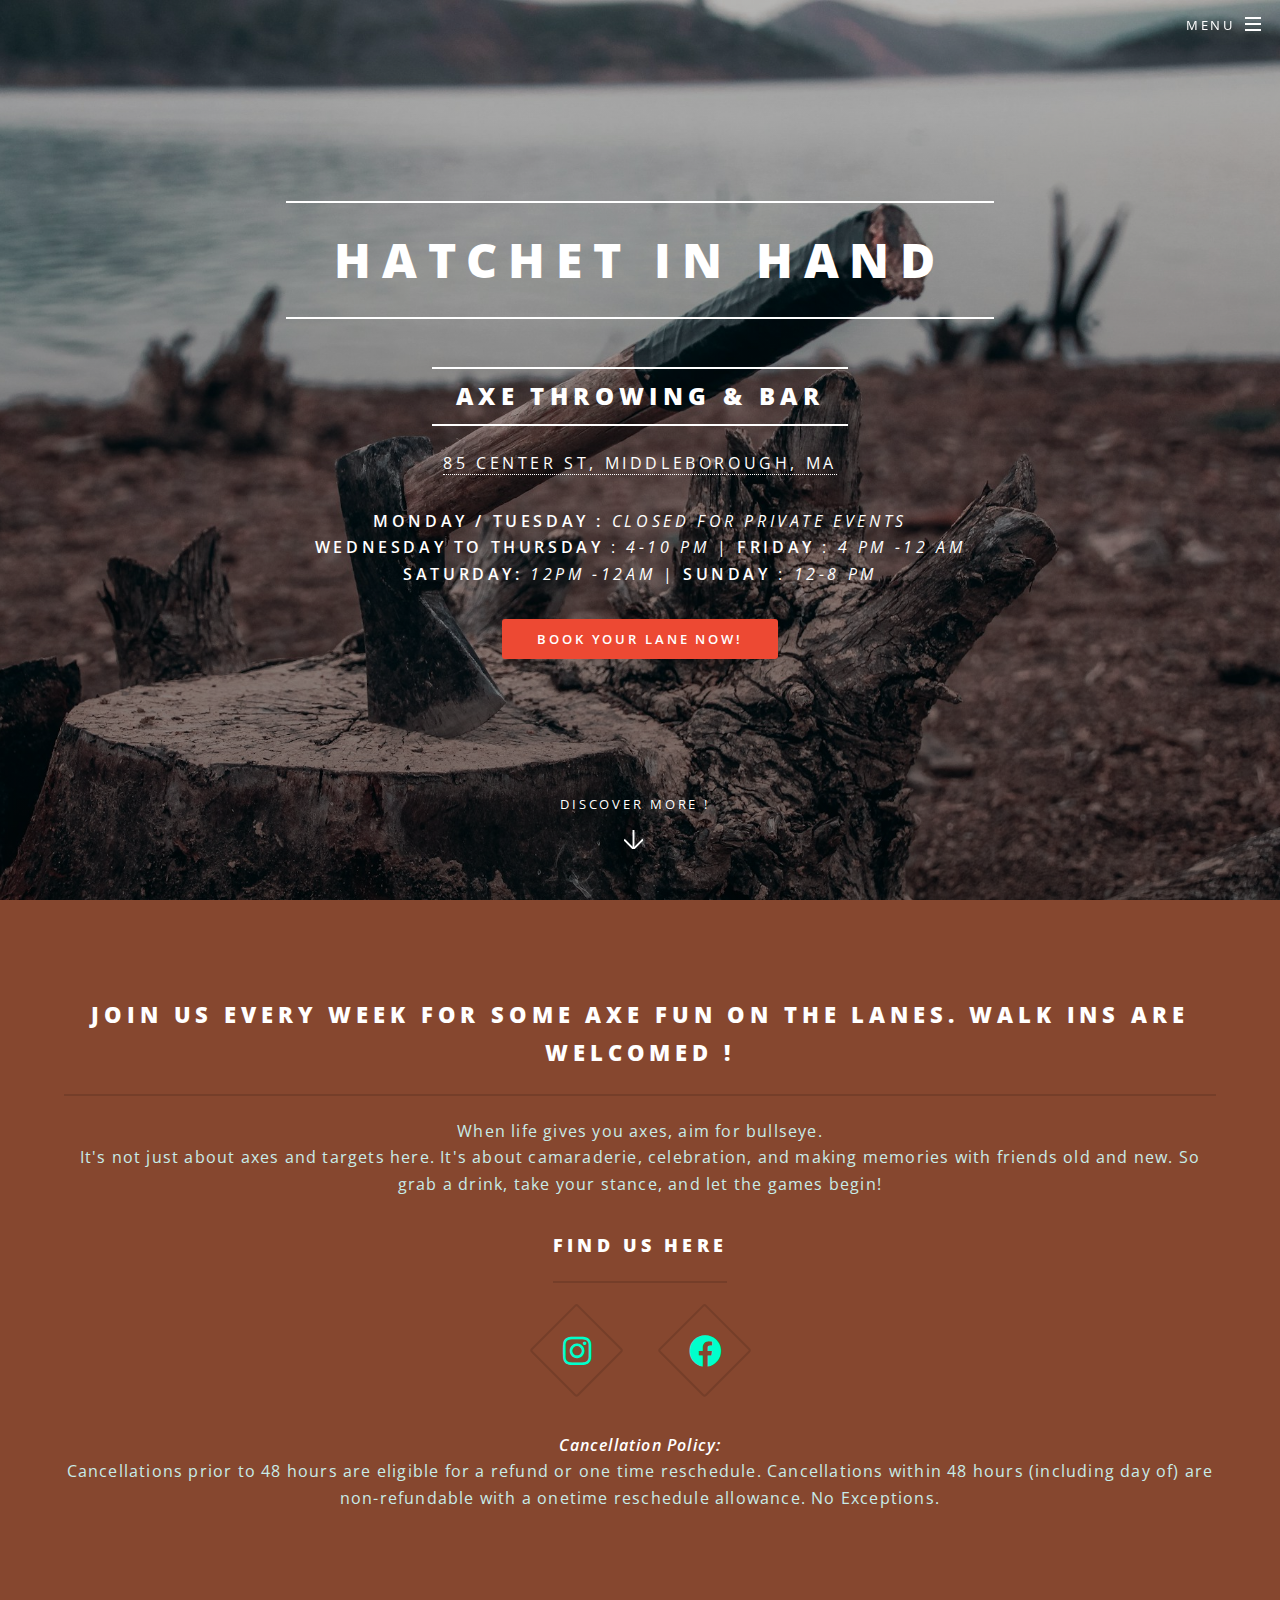
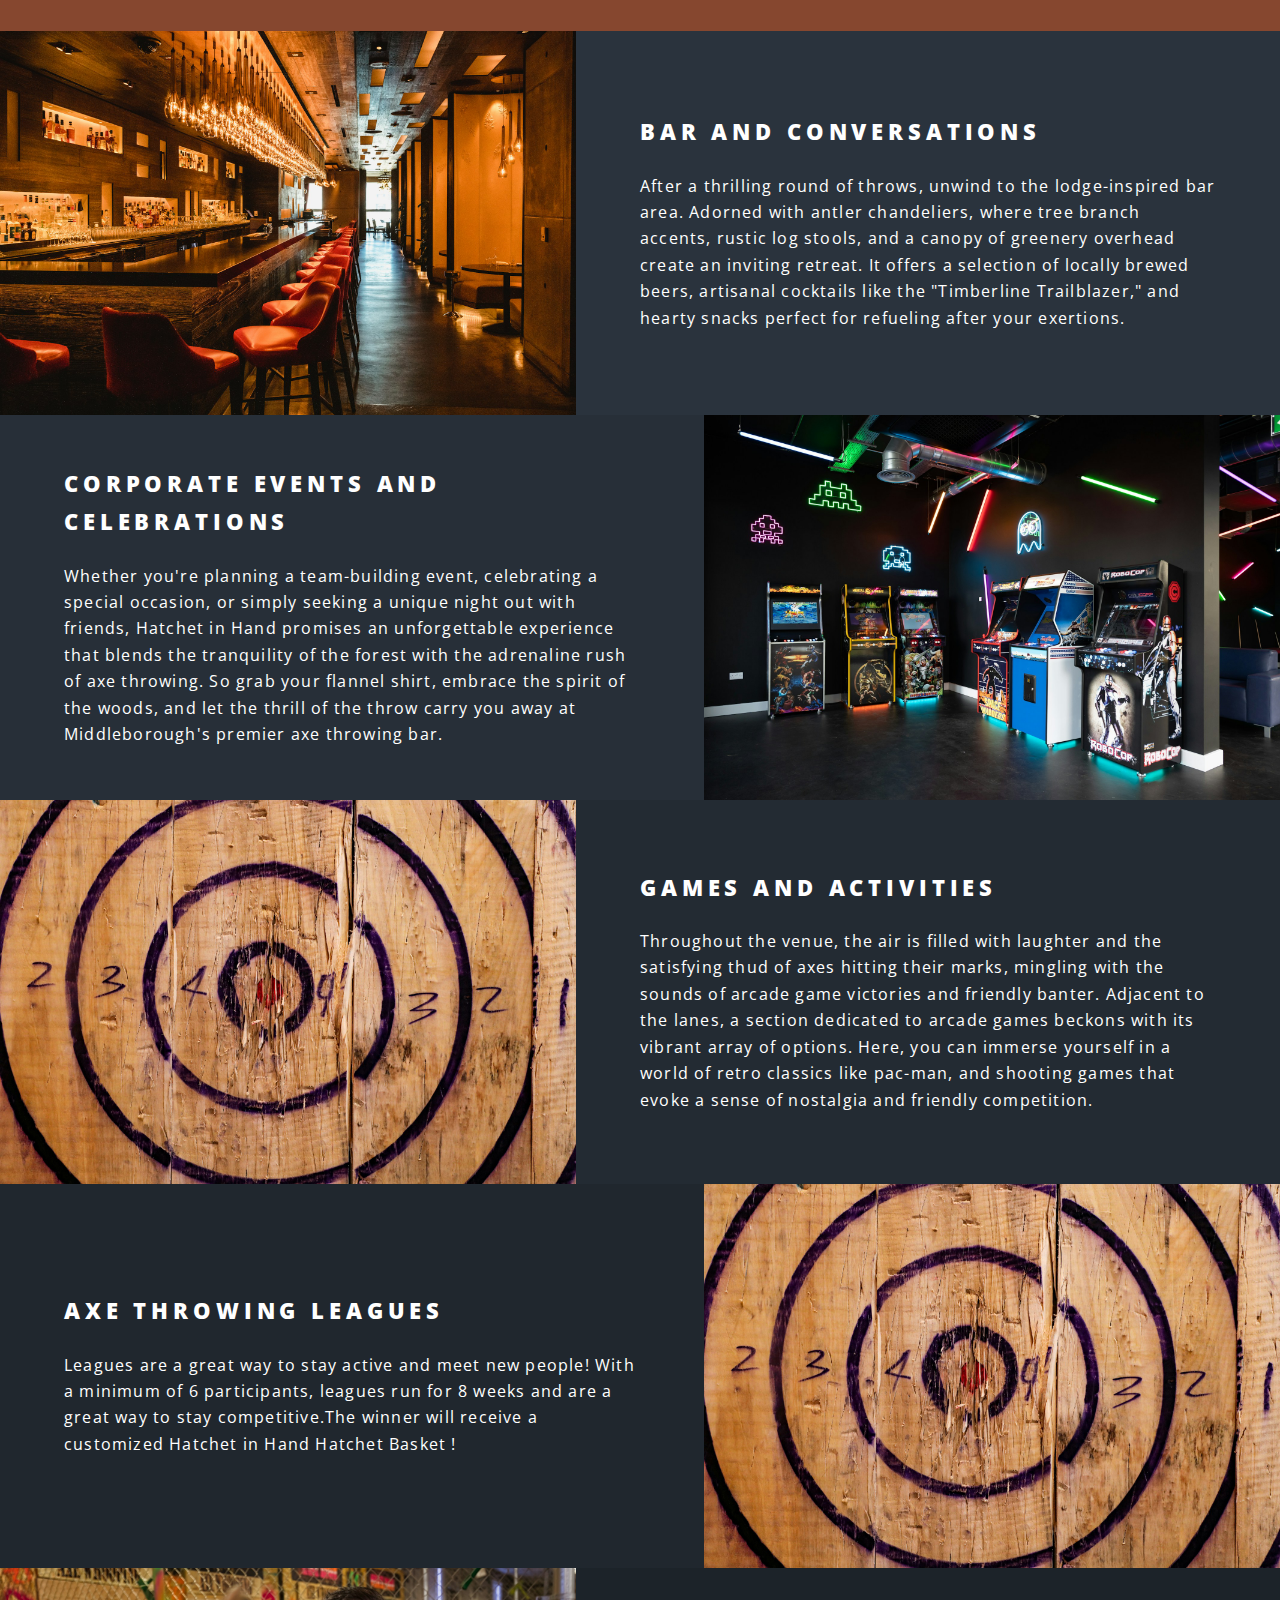
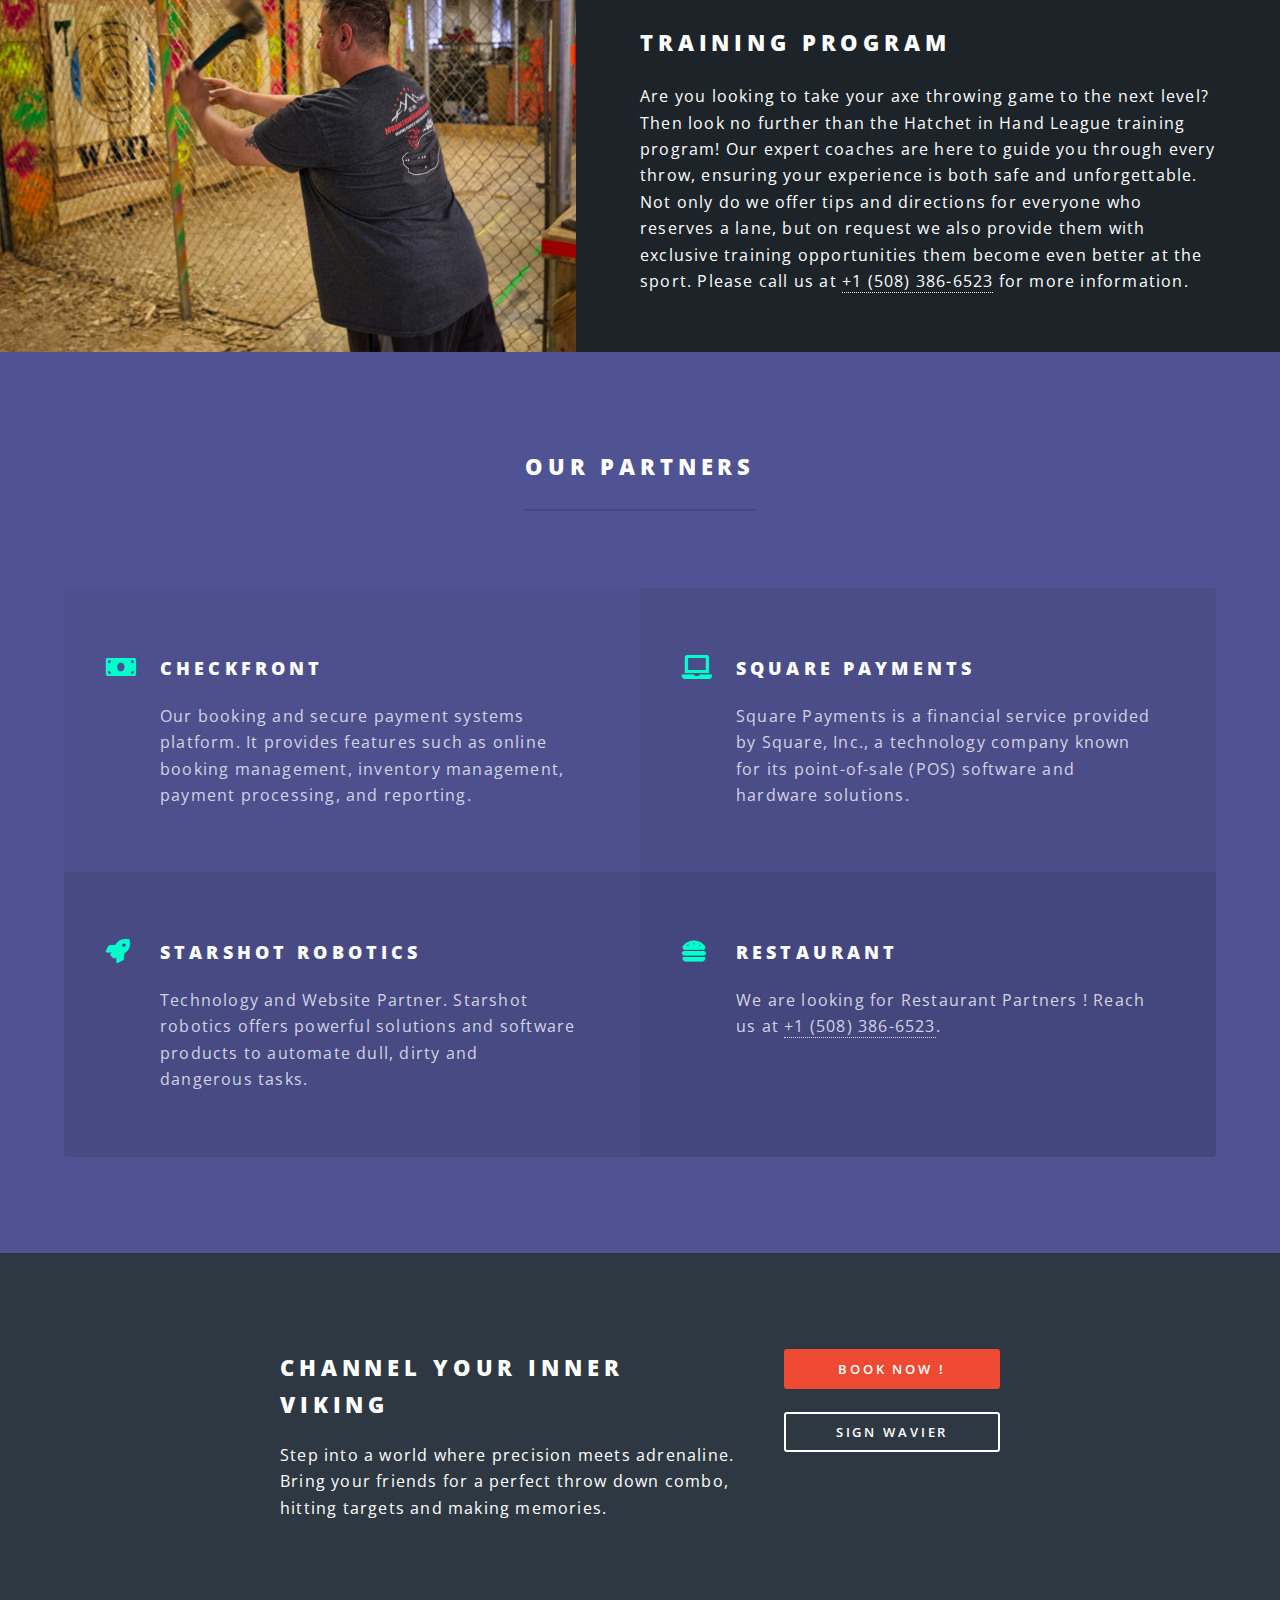
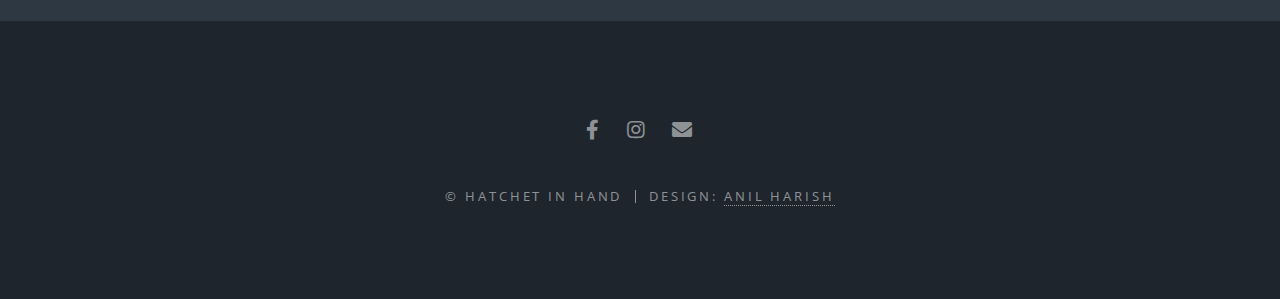
<file: index.html>
<!DOCTYPE HTML>
<html>
	<head>
		<title>Hatchet in Hand -- Axe Throwing & Bar</title>
		<meta charset="utf-8" />
		<meta name="viewport" content="width=device-width, initial-scale=1, user-scalable=no" />
		<link rel="stylesheet" href="assets/css/main.css" />
		<noscript><link rel="stylesheet" href="assets/css/noscript.css" /></noscript>
		<link href="images/favicon.png" rel="icon">
		<link href="images/favicon_apple.png" rel="apple-touch-icon">
	</head>
	<body class="landing is-preload">

		<!-- Page Wrapper -->
			<div id="page-wrapper">

				<!-- Header -->
					<header id="header" class="alt">
						<h1><a href="https://hatchetinhand.com">HATCHET IN HAND</a></h1>
						<nav id="nav">
							<ul>
								<li class="special">
									<a href="#menu" class="menuToggle"><span>Menu</span></a>
									<div id="menu">
										<ul>
											<li><a href="https://hatchetinhand.com">Home</a></li>
											<li><a href="https://hatchetinhand.checkfront.com/reserve/documents/directory/">Liability Wavier</a></li>
											<li><a href="about.html">About Us</a></li>
											<li><a href="https://hatchetinhand.checkfront.com/reserve/">Book Your Lane</a></li>
											<li><a href="throwing.html">Before you throw</a></li>
											<li><a href="https://hatchetinhand.checkfront.com/">Employee Portal</a></li>
											<li><a href="faqs.html">FAQs</a></li>
										</ul>
									</div>
								</li>
							</ul>
						</nav>
					</header>

				<!-- Banner -->
					<section id="banner">
						<div class="inner">
							<h2>HATCHET IN HAND</h2> <br />
							<h3>AXE THROWING & BAR</h3> <br />
							<p><a href="https://maps.app.goo.gl/BxWvRg6Fr3tUg1Nv7">85 Center St, Middleborough, MA</a><br /></p>
							<p>
								<b>Monday / Tuesday :</b> <i>CLOSED FOR PRIVATE EVENTS</i> <br />
								<b>Wednesday to Thursday</b> : <i>4-10 PM</i>  | <b>Friday</b> : <i>4 PM -12 AM</i> <br />
								<b>Saturday:</b> <i>12PM -12AM</i> | <b>Sunday</b> : <i>12-8 PM</i> <br />
							</p>
							<ul class="actions special">
								<li><a href="https://hatchetinhand.checkfront.com/reserve/" class="button primary">BOOK YOUR LANE NOW!</a></li>
							</ul>
						</div>
						<a href="#one" class="more scrolly">Discover More !</a>
					</section>

				<!-- One -->
					<section id="one" class="wrapper style1 special">
						<div class="inner">
							<header class="major">
								<h2>
									Join us every week for some axe fun on the lanes. Walk ins are welcomed !
								</h2>
								<p>
									When life gives you axes, aim for bullseye. <br />
									It's not just about axes and targets here. It's about camaraderie, celebration, and making memories with friends old and new. So grab a drink, take your stance, and let the games begin!
								</p>
								<h3>
									Find Us here
								</h3>
								<ul class="icons major">
									<li><a href="https://www.instagram.com/hatchetinhandaxethrowing/" class="icon brands fa-instagram major style1"><span class="label">Lorem</span></a></li>
									<li><a href="https://www.facebook.com/people/Hatchetinhandaxethrowing/61559356663515/" class="icon brands fa-facebook major style1"><span class="label">Lorem</span></a></li>
								</ul>
								<p>
									<b><i>Cancellation Policy:</i> </b> <br />

									Cancellations prior to 48 hours are eligible for a refund or one time reschedule. Cancellations within 48 hours (including day of) are non-refundable with a onetime reschedule allowance. No Exceptions.
								</p>
							</header>
						</div>
					</section>

				<!-- Two -->
					<section id="two" class="wrapper alt style2">
						<section class="spotlight">
							<div class="image"><img src="images/bar.jpg" alt="" /></div><div class="content">
								<h2>
									Bar and Conversations
								</h2>
								<p>
									After a thrilling round of throws, unwind to the lodge-inspired bar area. Adorned with antler chandeliers, where tree branch accents, rustic log stools, and a canopy of greenery overhead create an inviting retreat. It offers a selection of locally brewed beers, artisanal cocktails like the "Timberline Trailblazer," and hearty snacks perfect for refueling after your exertions.
								</p>
							</div>
						</section>
						<section class="spotlight">
							<div class="image"><img src="images/arcade.jpg" alt="" /></div><div class="content">
								<h2>
									Corporate Events and Celebrations
								</h2>
								<p>
									Whether you're planning a team-building event, celebrating a special occasion, or simply seeking a unique night out with friends, Hatchet in Hand promises an unforgettable experience that blends the tranquility of the forest with the adrenaline rush of axe throwing. So grab your flannel shirt, embrace the spirit of the woods, and let the thrill of the throw carry you away at Middleborough's premier axe throwing bar.
								</p>
							</div>
						</section>
						<section class="spotlight">
							<div class="image"><img src="images/league.jpg" alt="" /></div><div class="content">
								<h2>
									Games and Activities
								</h2>
								<p>
									Throughout the venue, the air is filled with laughter and the satisfying thud of axes hitting their marks, mingling with the sounds of arcade game victories and friendly banter. Adjacent to the lanes, a section dedicated to arcade games beckons with its vibrant array of options. Here, you can immerse yourself in a world of retro classics like pac-man, and shooting games that evoke a sense of nostalgia and friendly competition.
								</p>
							</div>
						</section>
						<section class="spotlight">
							<div class="image"><img src="images/league.jpg" alt="" /></div><div class="content">
								<h2>
									Axe Throwing Leagues
								</h2>
								<p>
									Leagues are a great way to stay active and meet new people! With a minimum of 6 participants, leagues run for 8 weeks and are a great way to stay competitive.The winner will receive a customized Hatchet in Hand Hatchet Basket !
								</p>
							</div>
						</section>
						<section class="spotlight">
							<div class="image"><img src="images/membership.jpg" alt="" /></div><div class="content">
								<h2>
									Training Program
								</h2>
								<p>
									Are you looking to take your axe throwing game to the next level? Then look no further than the Hatchet in Hand League training program! Our expert coaches are here to guide you through every throw, ensuring your experience is both safe and unforgettable. Not only do we offer tips and directions for everyone who reserves a lane, but on request we also provide them with exclusive training opportunities them become even better at the sport.

									Please call us at <a href="tel:+15083866523">+1 (508) 386-6523</a> for more information.
								</p>
							</div>
						</section>
					</section>

				<!-- Three -->
					<section id="three" class="wrapper style3 special">
						<div class="inner">
							<header class="major">
								<h2>Our Partners</h2>
								<p>

								</p>
							</header>
							<ul class="features">
								<li class="icon solid fa-money-bill">
									<h3>Checkfront</h3>
									<p>
										Our booking and secure payment systems platform. It provides features such as online booking management, inventory management, payment processing, and reporting.
									</p>
								</li>
								<li class="icon solid fa-laptop">
									<h3>Square Payments</h3>
									<p>
										Square Payments is a financial service provided by Square, Inc., a technology company known for its point-of-sale (POS) software and hardware solutions.
									</p>
								</li>
								<li class="icon solid fa-rocket">
									<h3>Starshot Robotics</h3>
									<p>
										Technology and Website Partner. Starshot robotics offers powerful solutions and software products to automate dull, dirty and dangerous tasks.
									</p>
								</li>
								<li class="icon solid fa-hamburger">
									<h3>Restaurant</h3>
									<p>
										We are looking for Restaurant Partners ! Reach us at <a href="tel:+15083866523">+1 (508) 386-6523</a>.
									</p>
								</li>
							</ul>
						</div>
					</section>

				<!-- CTA -->
					<section id="cta" class="wrapper style4">
						<div class="inner">
							<header>
								<h2>Channel your inner viking</h2>
								<p>
									Step into a world where precision meets adrenaline. Bring your friends for a perfect throw down combo, hitting targets and making memories.
								</p>
							</header>
							<ul class="actions stacked">
								<li><a href="https://hatchetinhand.checkfront.com/reserve/" class="button fit primary">Book now !</a></li>
								<li><a href="https://hatchetinhand.checkfront.com/reserve/documents/directory/" class="button fit">Sign Wavier</a></li>
							</ul>
						</div>
					</section>

				<!-- Footer -->
					<footer id="footer">
						<ul class="icons">
							<li><a href="https://www.facebook.com/people/Hatchetinhandaxethrowing/61559356663515/" class="icon brands fa-facebook-f"><span class="label">Facebook</span></a></li>
							<li><a href="https://www.instagram.com/hatchetinhandaxethrowing/" class="icon brands fa-instagram"><span class="label">Instagram</span></a></li>
							<li><a href="mailto:hatchetinhand@outlook.com&subject=Help Me Book a Lane &body=Hi Hatchet in Hand,"class="icon solid fa-envelope"><span class="label">Email</span></a></li>
						</ul>
						<ul class="copyright">
							<li>&copy; Hatchet in Hand</li><li>Design: <a href="http://anilharish.com">ANIL HARISH</a></li>
						</ul>
					</footer>

			</div>

		<!-- Scripts -->
			<script src="assets/js/jquery.min.js"></script>
			<script src="assets/js/jquery.scrollex.min.js"></script>
			<script src="assets/js/jquery.scrolly.min.js"></script>
			<script src="assets/js/browser.min.js"></script>
			<script src="assets/js/breakpoints.min.js"></script>
			<script src="assets/js/util.js"></script>
			<script src="assets/js/main.js"></script>

	</body>
</html>
</file>
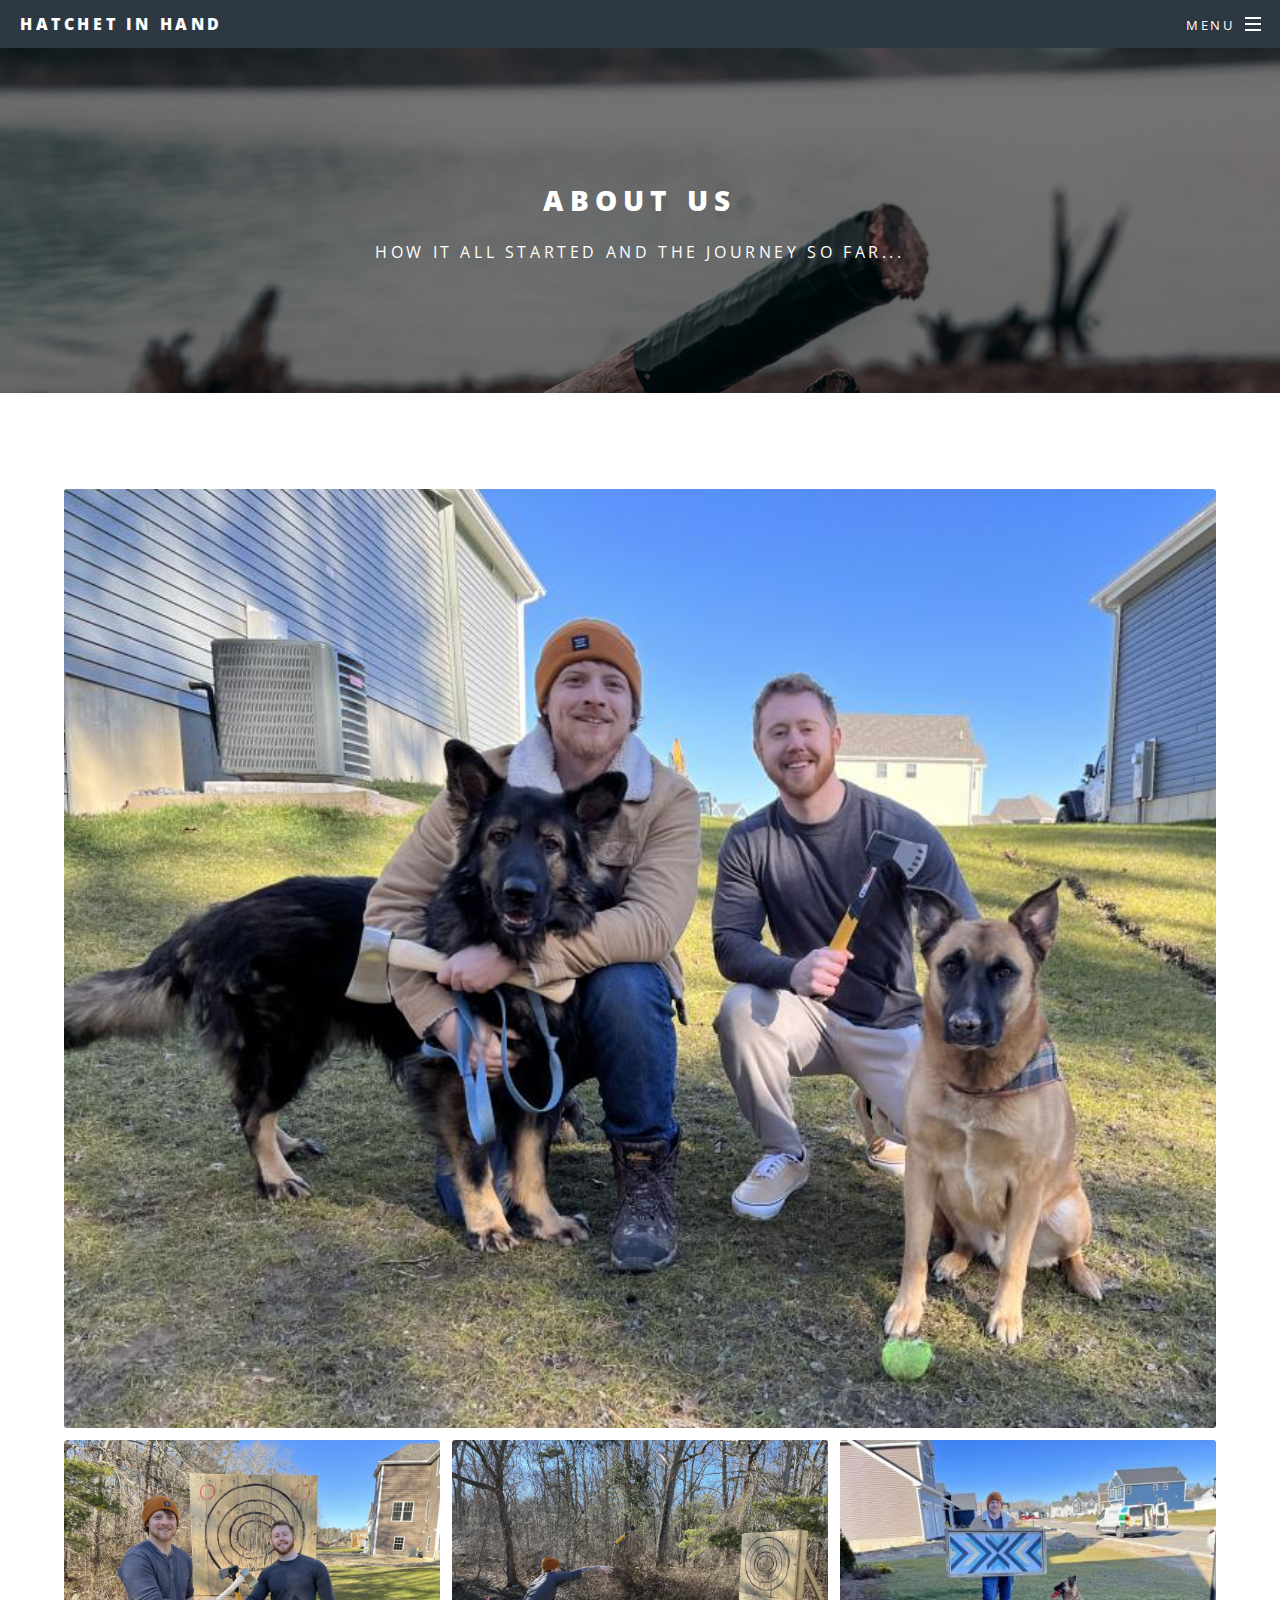
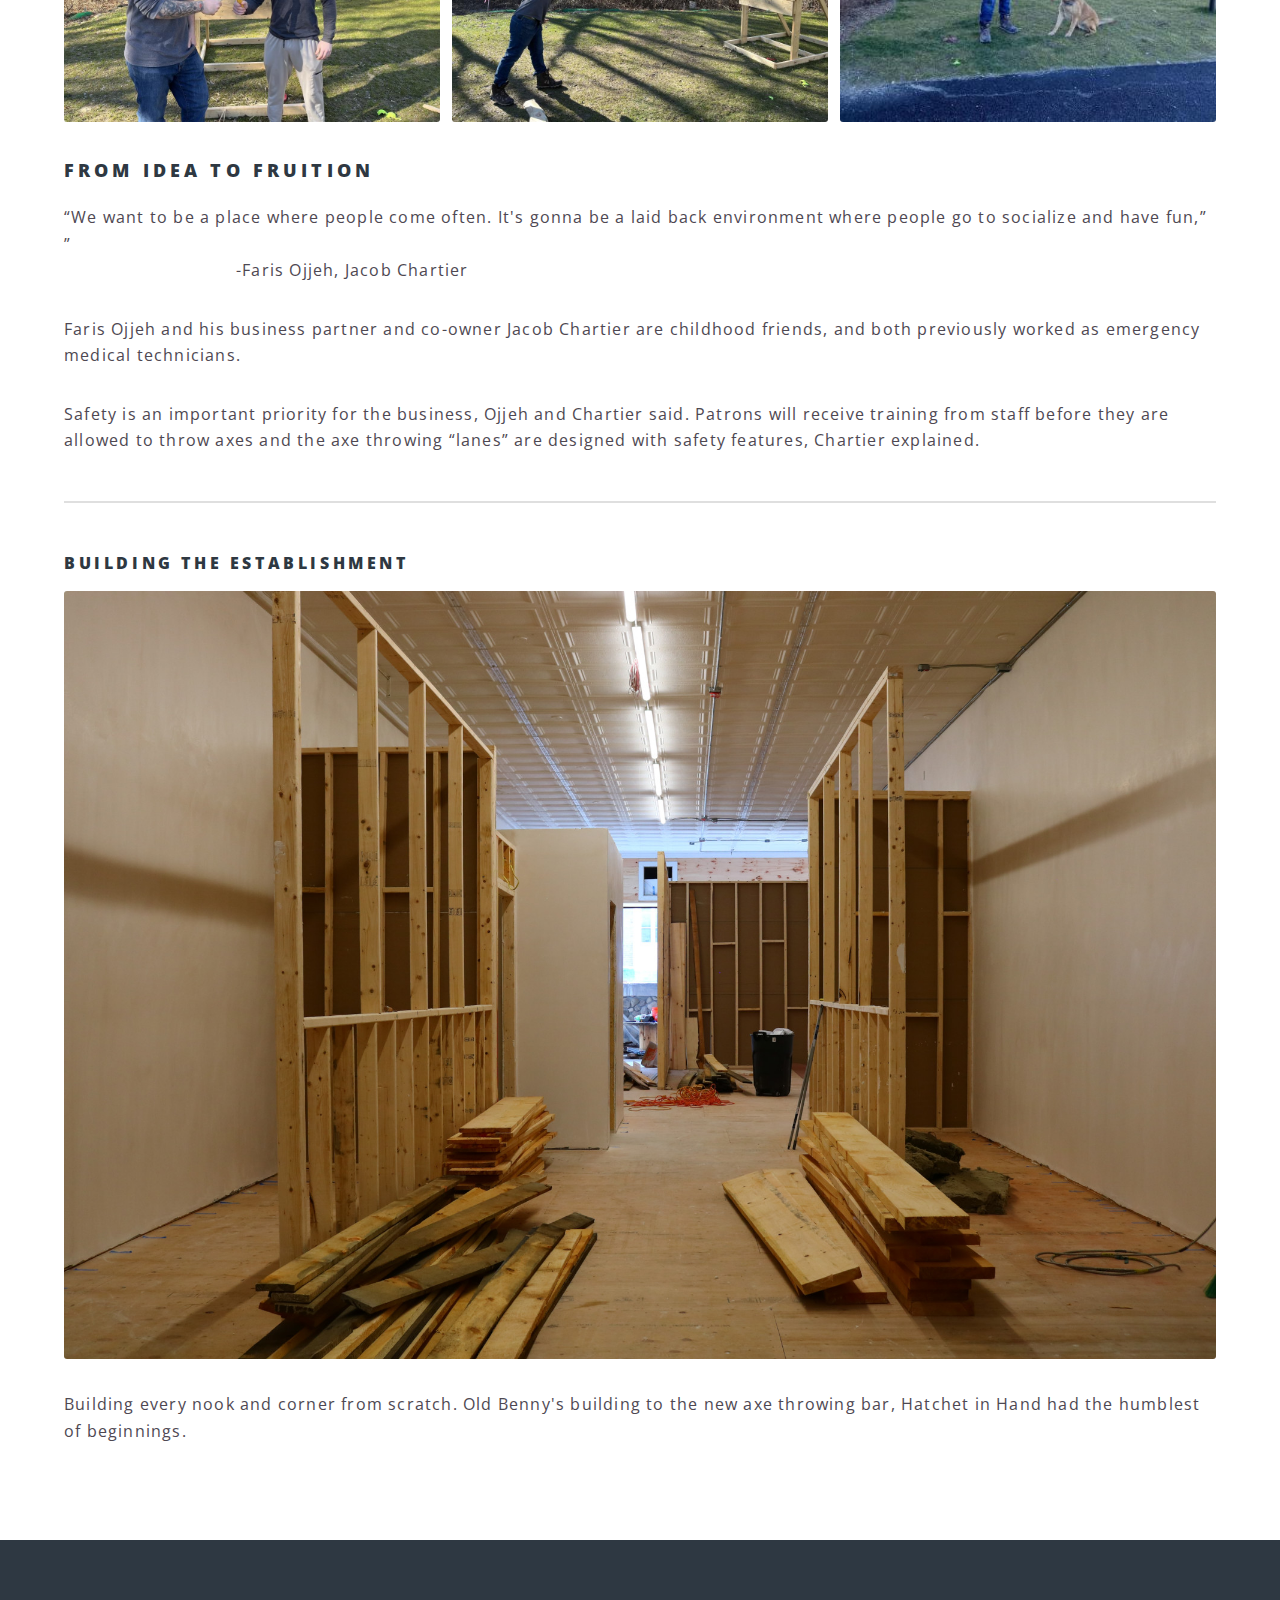
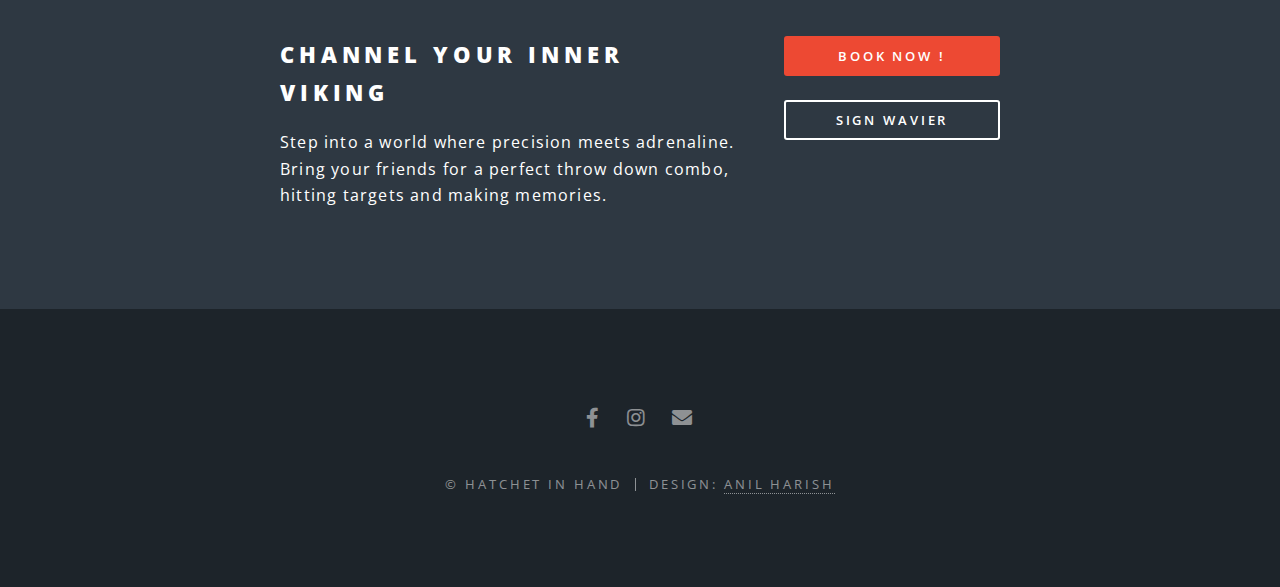
<file: about.html>
<!DOCTYPE HTML>
<!--
	Spectral by HTML5 UP
	html5up.net | @ajlkn
	Free for personal and commercial use under the CCA 3.0 license (html5up.net/license)
-->
<html>
	<head>
		<title>Hatchet in Hand - About Us</title>
		<meta charset="utf-8" />
		<meta name="viewport" content="width=device-width, initial-scale=1, user-scalable=no" />
		<link rel="stylesheet" href="assets/css/main.css" />
		<noscript><link rel="stylesheet" href="assets/css/noscript.css" /></noscript>
		<link href="images/favicon.png" rel="icon">
		<link href="images/favicon_apple.png" rel="apple-touch-icon">
	</head>
	<body class="is-preload">

		<!-- Page Wrapper -->
			<div id="page-wrapper">

				<!-- Header -->
					<header id="header">
						<h1><a href="https://hatchetinhand.com">HATCHET IN HAND</a></h1>
						<nav id="nav">
							<ul>
								<li class="special">
									<a href="#menu" class="menuToggle"><span>Menu</span></a>
									<div id="menu">
										<ul>
											<li><a href="https://hatchetinhand.com">Home</a></li>
											<li><a href="https://hatchetinhand.checkfront.com/reserve/documents/directory/">Liability Wavier</a></li>
											<li><a href="about.html">About Us</a></li>
											<li><a href="https://hatchetinhand.checkfront.com/reserve/">Book Your Lane</a></li>
											<li><a href="throwing.html">Before you throw</a></li>
											<li><a href="https://hatchetinhand.checkfront.com/">Employee Portal</a></li>
											<li><a href="faqs.html">FAQs</a></li>
										</ul>
									</div>
								</li>
							</ul>
						</nav>
					</header>

				<!-- Main -->
					<article id="main">
						<header>
							<h2>About Us</h2>
							<p>
								How it all started and The journey so far...
							</p>
						</header>
						<section class="wrapper style5">
							<div class="inner">
								<section>
									<div class="box alt">
										<div class="row gtr-50 gtr-uniform">
											<div class="col-12"><span class="image fit"><img src="images/about_1.jpg" alt="" /></span></div>
											<div class="col-4"><span class="image fit"><img src="images/about_2.jpg" alt="" /></span></div>
											<div class="col-4"><span class="image fit"><img src="images/about_3.jpg" alt="" /></span></div>
											<div class="col-4"><span class="image fit"><img src="images/about_4.jpg" alt="" /></span></div>
										</div>
									</div>
								</section>
								<h3>From idea to fruition</h3>
								<p>
									“We want to be a place where people come often. It's gonna be a laid back environment where people go to socialize and have fun,” ” <br/>
									&emsp;&emsp;&emsp;&emsp;&emsp;&emsp;&emsp;&emsp;&emsp;&emsp;-Faris Ojjeh, Jacob Chartier
								</p>
								<p>
									Faris Ojjeh and his business partner and co-owner Jacob Chartier are childhood friends, and both previously worked as emergency medical technicians.
								</p>
								<p>
									Safety is an important priority for the business, Ojjeh and Chartier said. Patrons will receive training from staff before they are allowed to throw axes and the axe throwing “lanes” are designed with safety features, Chartier explained.
								</p>

								<hr />

								<h4>Building the establishment</h4>
								<section>
									<div class="box alt">
										<div class="row gtr-50 gtr-uniform">
											<div class="col-12"><span class="image fit"><img src="images/about_5.jpg" alt="" /></span></div>
										</div>
									</div>
								</section>
								<p>
									Building every nook and corner from scratch. Old Benny's building to the new axe throwing bar, Hatchet in Hand had the humblest of beginnings.

								</p>

							</div>
						</section>
					</article>
				<section id="cta" class="wrapper style4">
					<div class="inner">
						<header>
							<h2>Channel your inner viking</h2>
							<p>
								Step into a world where precision meets adrenaline. Bring your friends for a perfect throw down combo, hitting targets and making memories.
							</p>
						</header>
						<ul class="actions stacked">
							<li><a href="https://hatchetinhand.checkfront.com/reserve/" class="button fit primary">Book now !</a></li>
							<li><a href="https://hatchetinhand.checkfront.com/reserve/documents/directory/" class="button fit">Sign Wavier</a></li>
						</ul>
					</div>
				</section>

				<!-- Footer -->
					<footer id="footer">
						<ul class="icons">
							<li><a href="https://www.facebook.com/people/Hatchetinhandaxethrowing/61559356663515/" class="icon brands fa-facebook-f"><span class="label">Facebook</span></a></li>
							<li><a href="https://www.instagram.com/hatchetinhandaxethrowing/" class="icon brands fa-instagram"><span class="label">Instagram</span></a></li>
							<li><a href="mailto:hatchetinhand@outlook.com&subject=Help Me Book a Lane &body=Hi Hatchet in Hand,"class="icon solid fa-envelope"><span class="label">Email</span></a></li>
						</ul>
						<ul class="copyright">
							<li>&copy; Hatchet in Hand</li><li>Design: <a href="http://anilharish.com">ANIL HARISH</a></li>
						</ul>
					</footer>

			</div>

		<!-- Scripts -->
			<script src="assets/js/jquery.min.js"></script>
			<script src="assets/js/jquery.scrollex.min.js"></script>
			<script src="assets/js/jquery.scrolly.min.js"></script>
			<script src="assets/js/browser.min.js"></script>
			<script src="assets/js/breakpoints.min.js"></script>
			<script src="assets/js/util.js"></script>
			<script src="assets/js/main.js"></script>

	</body>
</html>
</file>
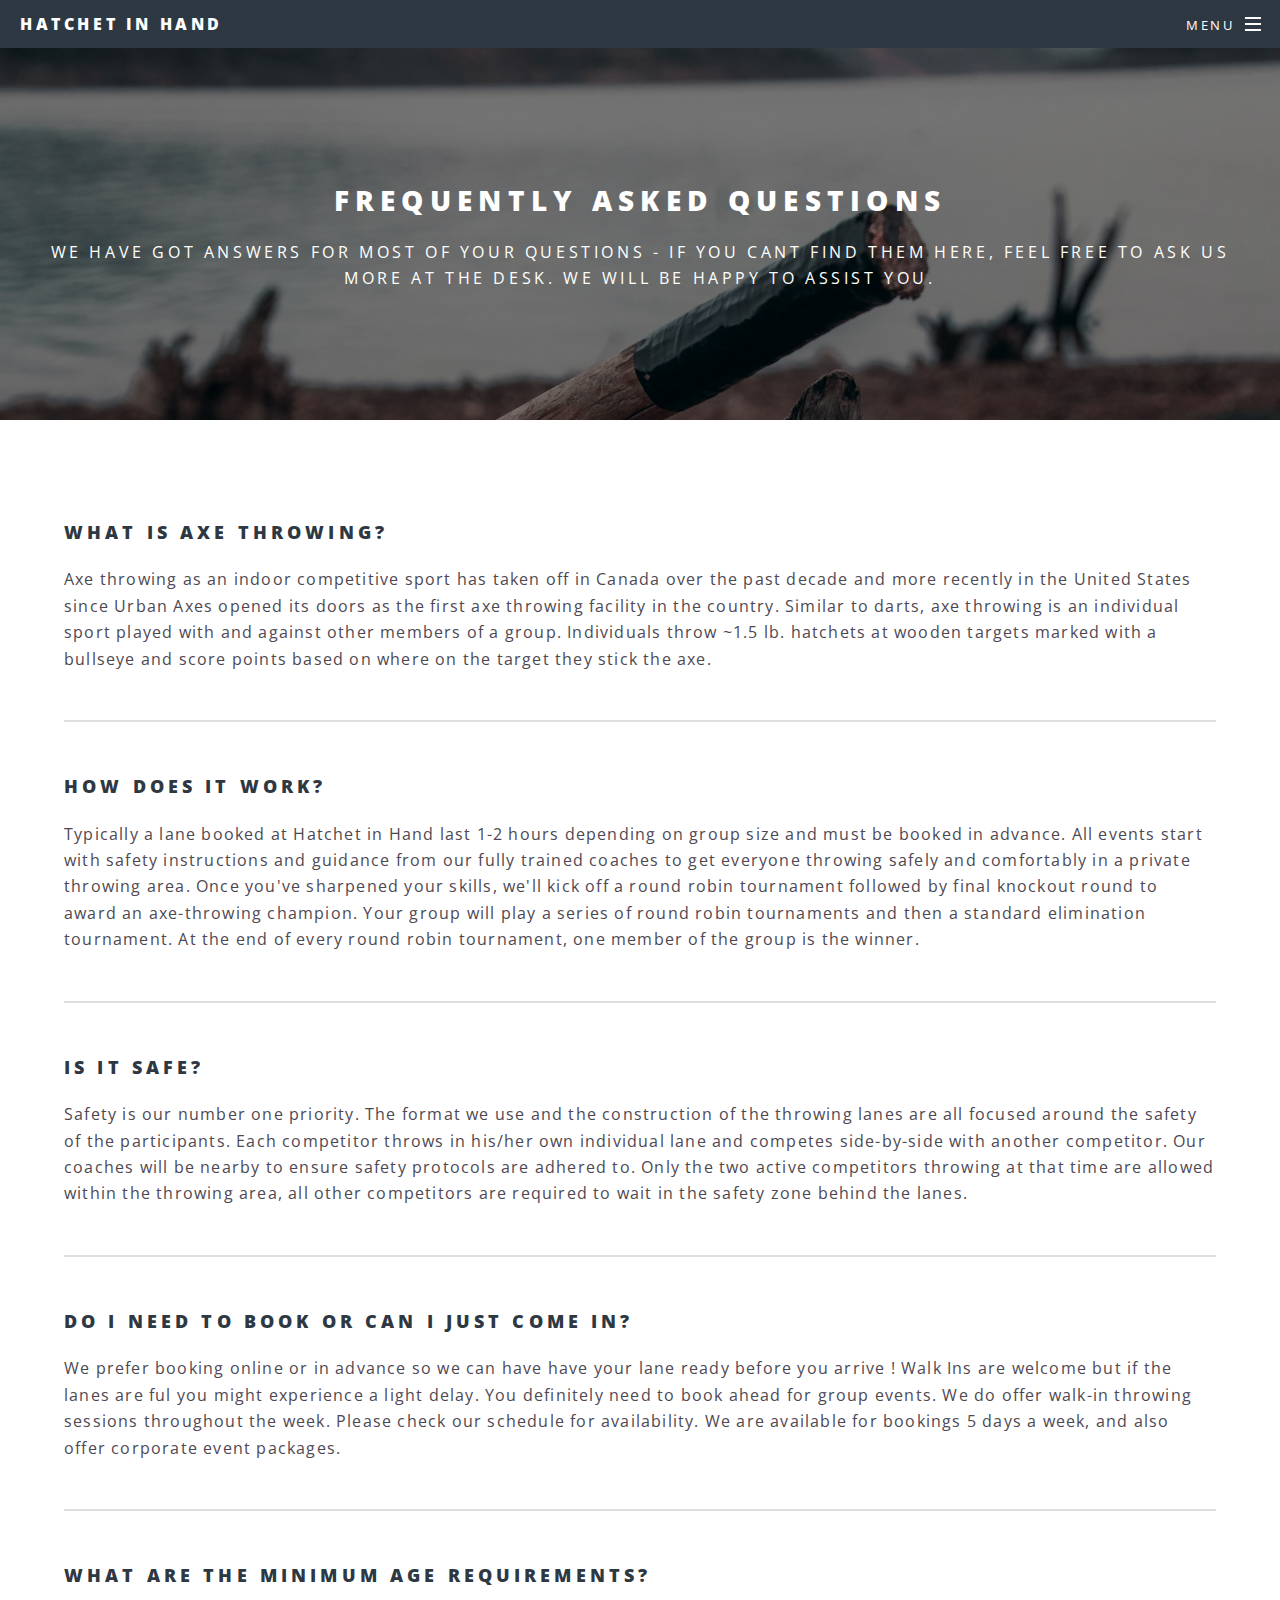
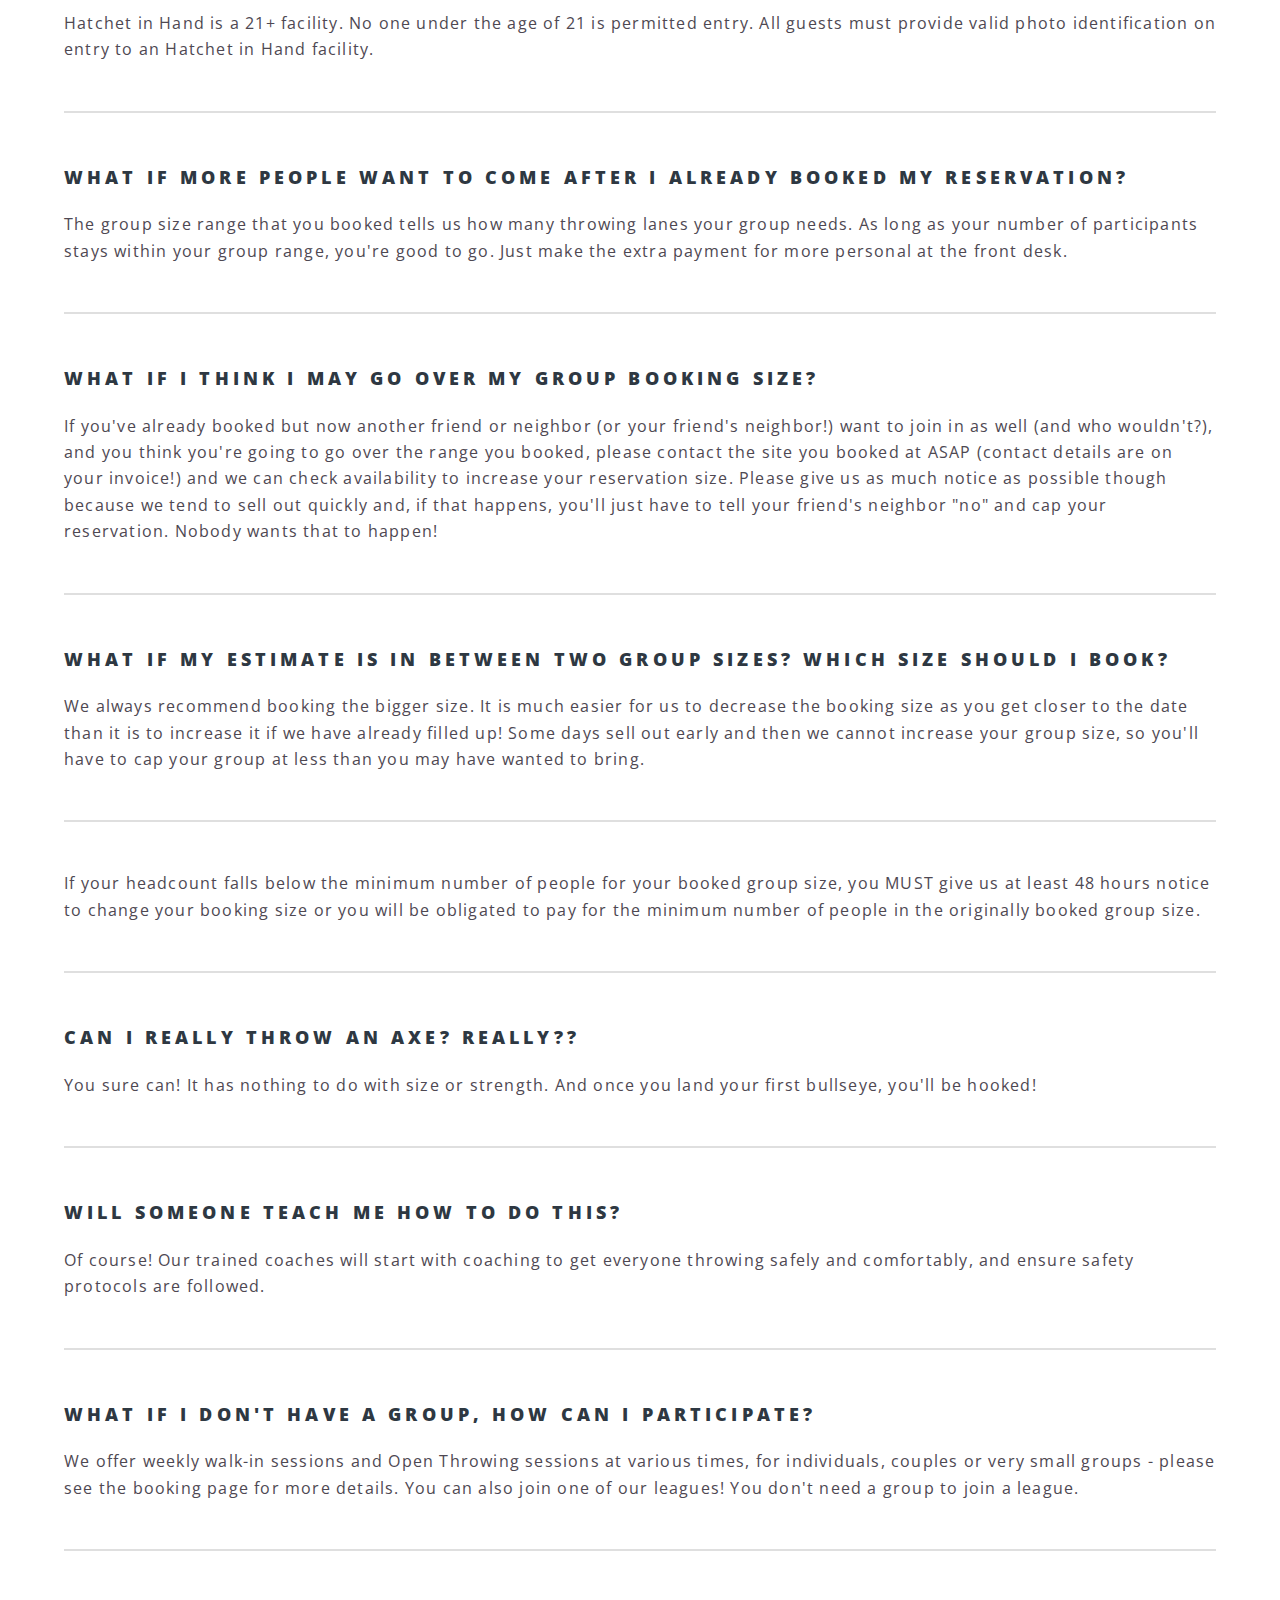
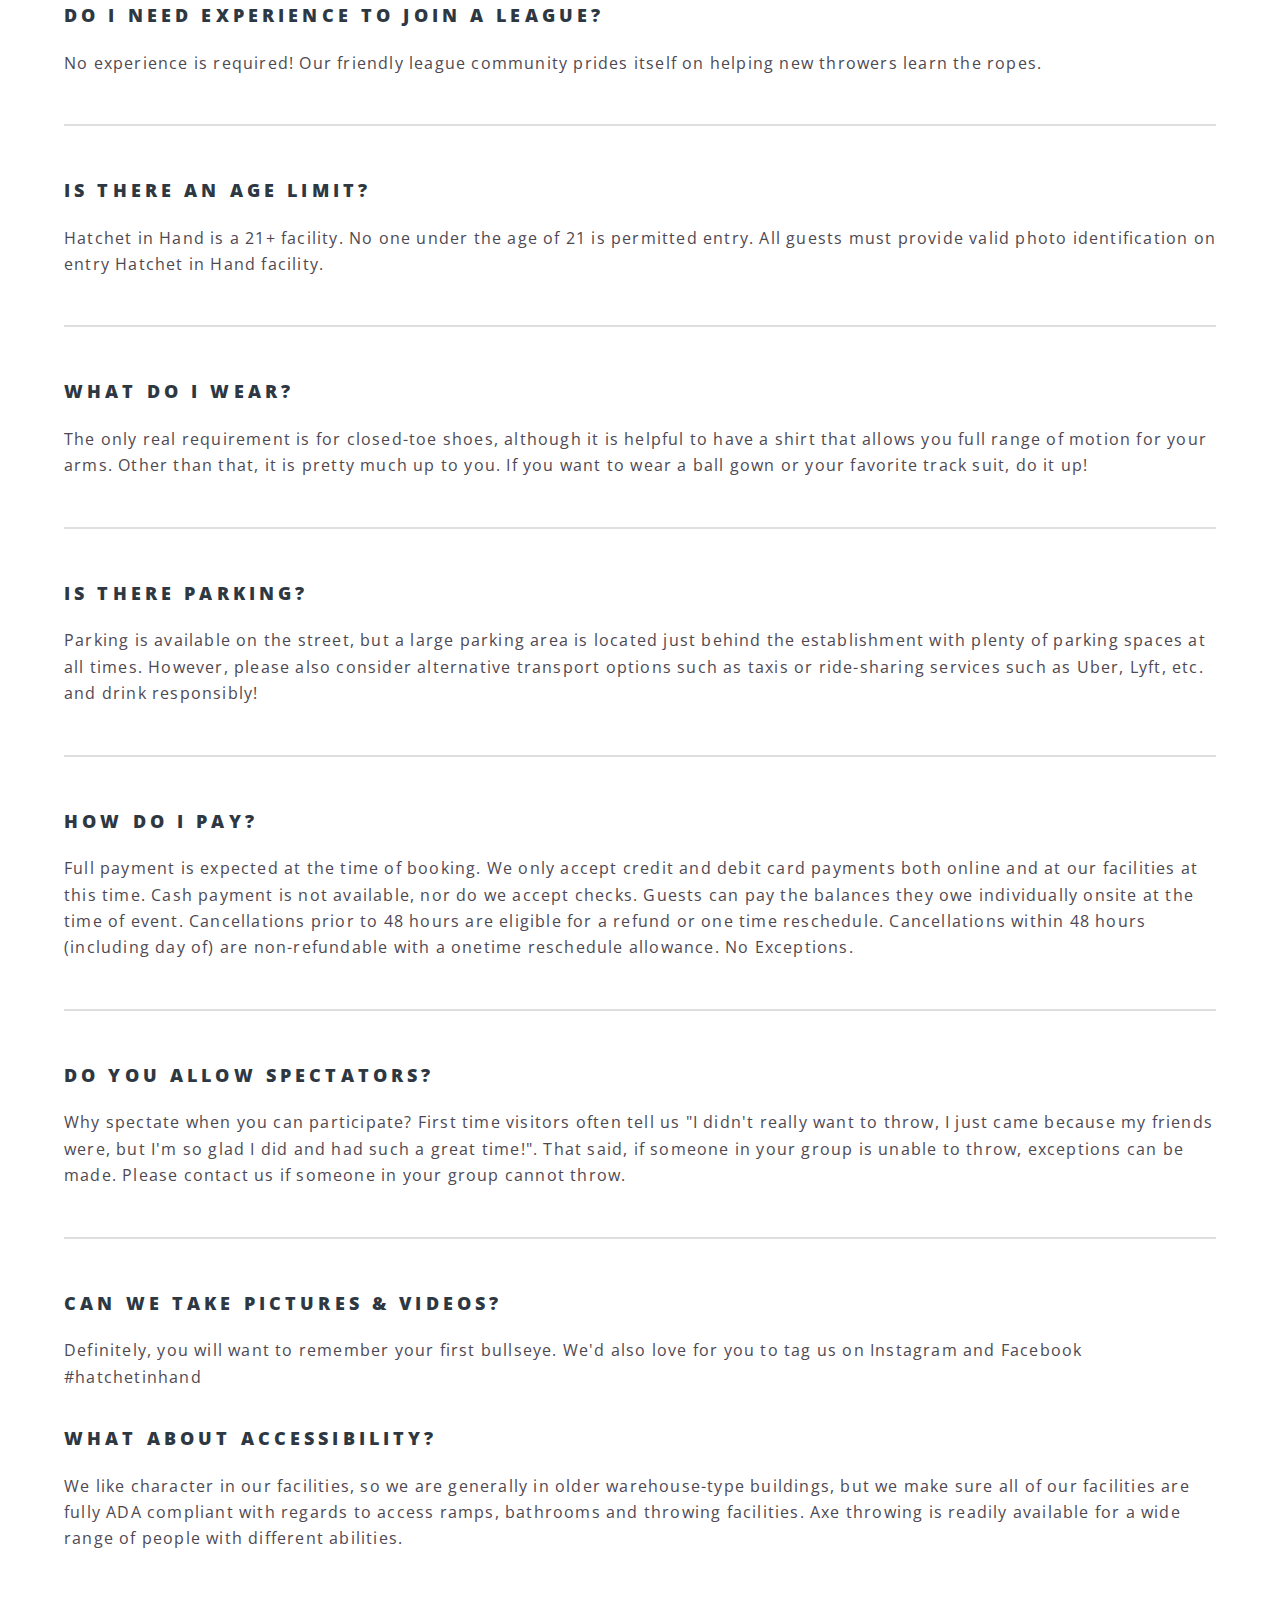
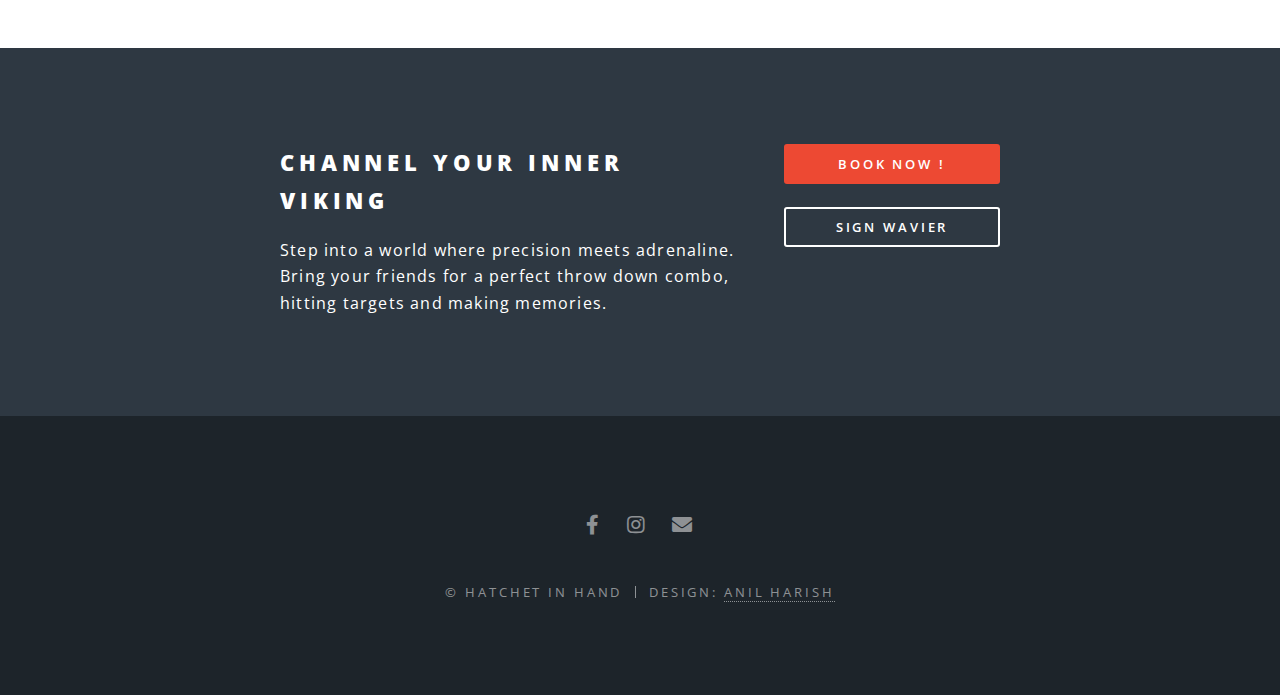
<file: faqs.html>
<!DOCTYPE HTML>
<!--
	Spectral by HTML5 UP
	html5up.net | @ajlkn
	Free for personal and commercial use under the CCA 3.0 license (html5up.net/license)
-->
<html>
	<head>
		<title>Hatchet in Hand - FAQs</title>
		<meta charset="utf-8" />
		<meta name="viewport" content="width=device-width, initial-scale=1, user-scalable=no" />
		<link rel="stylesheet" href="assets/css/main.css" />
		<noscript><link rel="stylesheet" href="assets/css/noscript.css" /></noscript>
		<link href="images/favicon.png" rel="icon">
		<link href="images/favicon_apple.png" rel="apple-touch-icon">
	</head>
	<body class="is-preload">

		<!-- Page Wrapper -->
			<div id="page-wrapper">

				<!-- Header -->
					<header id="header">
						<h1><a href="https://hatchetinhand.com">HATCHET IN HAND</a></h1>
						<nav id="nav">
							<ul>
								<li class="special">
									<a href="#menu" class="menuToggle"><span>Menu</span></a>
									<div id="menu">
										<ul>
                                            <li><a href="https://hatchetinhand.com">Home</a></li>
											<li><a href="https://hatchetinhand.checkfront.com/reserve/documents/directory/">Liability Wavier</a></li>
											<li><a href="about.html">About Us</a></li>
											<li><a href="https://hatchetinhand.checkfront.com/reserve/">Book Your Lane</a></li>
											<li><a href="throwing.html">Before you throw</a></li>
											<li><a href="https://hatchetinhand.checkfront.com/">Employee Portal</a></li>
											<li><a href="faqs.html">FAQs</a></li>
										</ul>
									</div>
								</li>
							</ul>
						</nav>
					</header>

				<!-- Main -->
					<article id="main">
						<header>
							<h2>Frequently Asked Questions</h2>
							<p>
								We have got answers for most of your questions - If you cant find them here, feel free to ask us more at the desk. We will be happy to assist you.
							</p>
						</header>
						<section class="wrapper style5">
							<div class="inner">

                                <h3>What is Axe Throwing?</h3>
                                <p>
                                    Axe throwing as an indoor competitive sport has taken off in Canada over the past decade and more recently in the United States since Urban Axes opened its doors as the first axe throwing facility in the country. Similar to darts, axe throwing is an individual sport played with and against other members of a group. Individuals throw ~1.5 lb. hatchets at wooden targets marked with a bullseye and score points based on where on the target they stick the axe.
                                </p>

                                <hr />

                                <h3>How does it work?</h3>
                                <p>
                                    Typically a lane booked at Hatchet in Hand last 1-2 hours depending on group size and must be booked in advance. All events start with safety instructions and guidance from our fully trained coaches to get everyone throwing safely and comfortably in a private throwing area. Once you've sharpened your skills, we'll kick off a round robin tournament followed by final knockout round to award an axe-throwing champion. Your group will play a series of round robin tournaments and then a standard elimination tournament. At the end of every round robin tournament, one member of the group is the winner.
                                </p>

                                <hr />

                                <h3>Is it safe?</h3>
                                <p>
                                    Safety is our number one priority. The format we use and the construction of the throwing lanes are all focused around the safety of the participants. Each competitor throws in his/her own individual lane and competes side-by-side with another competitor. Our coaches will be nearby to ensure safety protocols are adhered to. Only the two active competitors throwing at that time are allowed within the throwing area, all other competitors are required to wait in the safety zone behind the lanes.
                                </p>

                                <hr/>

                                <h3>Do I need to book or can I just come in?</h3>
                                <p>
                                    We prefer booking online or in advance so we can have have your lane ready before you arrive ! Walk Ins are welcome but if the lanes are ful you might experience a light delay. You definitely need to book ahead for group events. We do offer walk-in throwing sessions throughout the week. Please check our schedule for availability. We are available for bookings 5 days a week, and also offer corporate event packages.
                                </p>

                                <hr />

                                <h3>What are the minimum age requirements?</h3>
                                <p>
                                    Hatchet in Hand is a 21+ facility. No one under the age of 21 is permitted entry. All guests must provide valid photo identification on entry to an Hatchet in Hand facility.
                                </p>

                                <hr />

                                <h3>What if more people want to come after I already booked my reservation?</h3>

                                <p>
                                    The group size range that you booked tells us how many throwing lanes your group needs. As long as your number of participants stays within your group range, you're good to go. Just make the extra payment for more personal at the front desk.
                                </p>

                                <hr />

                                <h3>What if I think I may go over my group booking size?</h3>
                                <p>
                                    If you've already booked but now another friend or neighbor (or your friend's neighbor!) want to join in as well (and who wouldn't?), and you think you're going to go over the range you booked, please contact the site you booked at ASAP (contact details are on your invoice!) and we can check availability to increase your reservation size. Please give us as much notice as possible though because we tend to sell out quickly and, if that happens, you'll just have to tell your friend's neighbor "no" and cap your reservation. Nobody wants that to happen!
                                </p>

                                <hr />

                                <h3>What if my estimate is in between two group sizes? Which size should I book? </h3>
                                <p>
                                    We always recommend booking the bigger size. It is much easier for us to decrease the booking size as you get closer to the date than it is to increase it if we have already filled up! Some days sell out early and then we cannot increase your group size, so you'll have to cap your group at less than you may have wanted to bring.
                                </p>

                                <hr />

                                <p>
                                    If your headcount falls below the minimum number of people for your booked group size, you MUST give us at least 48 hours notice to change your booking size or you will be obligated to pay for the minimum number of people in the originally booked group size.
                                </p>

                                <hr />

                                <h3>Can I really throw an axe? Really??</h3>
                                <p>
                                    You sure can! It has nothing to do with size or strength. And once you land your first bullseye, you'll be hooked!
                                </p>

                                <hr />

                                <h3>Will someone teach me how to do this?</h3>
                                <p>
                                    Of course! Our trained coaches will start with coaching to get everyone throwing safely and comfortably, and ensure safety protocols are followed.
                                </p>

                                <hr />

                                <h3>What if I don't have a group, how can I participate?</h3>
                                <p>
                                    We offer weekly walk-in sessions and Open Throwing sessions at various times, for individuals, couples or very small groups - please see the booking page for more details. You can also join one of our leagues! You don't need a group to join a league.
                                </p>

                                <hr />
                                <h3>Do I need experience to join a league?</h3>
                                <p>
                                    No experience is required! Our friendly league community prides itself on helping new throwers learn the ropes.
                                </p>

                                <hr />

                                <h3>Is there an age limit?</h3>
                                <p>
                                    Hatchet in Hand is a 21+ facility.  No one under the age of 21 is permitted entry.  All guests must provide valid photo identification on entry Hatchet in Hand facility.
                                </p>

                                <hr />

                                <h3>What do I wear?</h3>
                                <p>
                                    The only real requirement is for closed-toe shoes, although it is helpful to have a shirt that allows you full range of motion for your arms. Other than that, it is pretty much up to you. If you want to wear a ball gown or your favorite track suit, do it up!
                                </p>

                                <hr />

                                <h3>Is there parking?</h3>
                                <p>
                                    Parking is available on the street, but a large parking area is located just behind the establishment with plenty of parking spaces at all times. However, please also consider alternative transport options such as taxis or ride-sharing services such as Uber, Lyft, etc. and drink responsibly!
                                </p>
                                <hr />

                                <h3>How do I pay?</h3>
                                <p>
                                    Full payment is expected at the time of booking. We only accept credit and debit card payments both online and at our facilities at this time. Cash payment is not available, nor do we accept checks. Guests can pay the balances they owe individually onsite at the time of event. Cancellations prior to 48 hours are eligible for a refund or one time reschedule. Cancellations within 48 hours (including day of) are non-refundable with a onetime reschedule allowance. No Exceptions.
                                </p>

                                <hr />

                                <h3>Do you allow spectators?</h3>
                                <p>
                                    Why spectate when you can participate? First time visitors often tell us "I didn't really want to throw, I just came because my friends were, but I'm so glad I did and had such a great time!". That said, if someone in your group is unable to throw, exceptions can be made. Please contact us if someone in your group cannot throw.
                                </p>

                                <hr />

                                <h3>Can we take pictures & videos?</h3>
                                <p>
                                    Definitely, you will want to remember your first bullseye. We'd also love for you to tag us on Instagram and Facebook #hatchetinhand
                                </p>

                                <h3>What about accessibility?</h3>
                                <p>
                                    We like character in our facilities, so we are generally in older warehouse-type buildings, but we make sure all of our facilities are fully ADA compliant with regards to access ramps, bathrooms and throwing facilities. Axe throwing is readily available for a wide range of people with different abilities.
                                </p>
							</div>
						</section>
					</article>
				<section id="cta" class="wrapper style4">
					<div class="inner">
						<header>
							<h2>Channel your inner viking</h2>
							<p>
								Step into a world where precision meets adrenaline. Bring your friends for a perfect throw down combo, hitting targets and making memories.
							</p>
						</header>
						<ul class="actions stacked">
							<li><a href="https://hatchetinhand.checkfront.com/reserve/" class="button fit primary">Book now !</a></li>
							<li><a href="https://hatchetinhand.checkfront.com/reserve/documents/directory/" class="button fit">Sign Wavier</a></li>
						</ul>
					</div>
				</section>

				<!-- Footer -->
					<footer id="footer">
						<ul class="icons">
							<li><a href="https://www.facebook.com/people/Hatchetinhandaxethrowing/61559356663515/" class="icon brands fa-facebook-f"><span class="label">Facebook</span></a></li>
							<li><a href="https://www.instagram.com/hatchetinhandaxethrowing/" class="icon brands fa-instagram"><span class="label">Instagram</span></a></li>
							<li><a href="mailto:hatchetinhand@outlook.com&subject=Help Me Book a Lane &body=Hi Hatchet in Hand,"class="icon solid fa-envelope"><span class="label">Email</span></a></li>
						</ul>
						<ul class="copyright">
							<li>&copy; Hatchet in Hand</li><li>Design: <a href="http://anilharish.com">ANIL HARISH</a></li>
						</ul>
					</footer>

			</div>

		<!-- Scripts -->
			<script src="assets/js/jquery.min.js"></script>
			<script src="assets/js/jquery.scrollex.min.js"></script>
			<script src="assets/js/jquery.scrolly.min.js"></script>
			<script src="assets/js/browser.min.js"></script>
			<script src="assets/js/breakpoints.min.js"></script>
			<script src="assets/js/util.js"></script>
			<script src="assets/js/main.js"></script>

	</body>
</html>
</file>
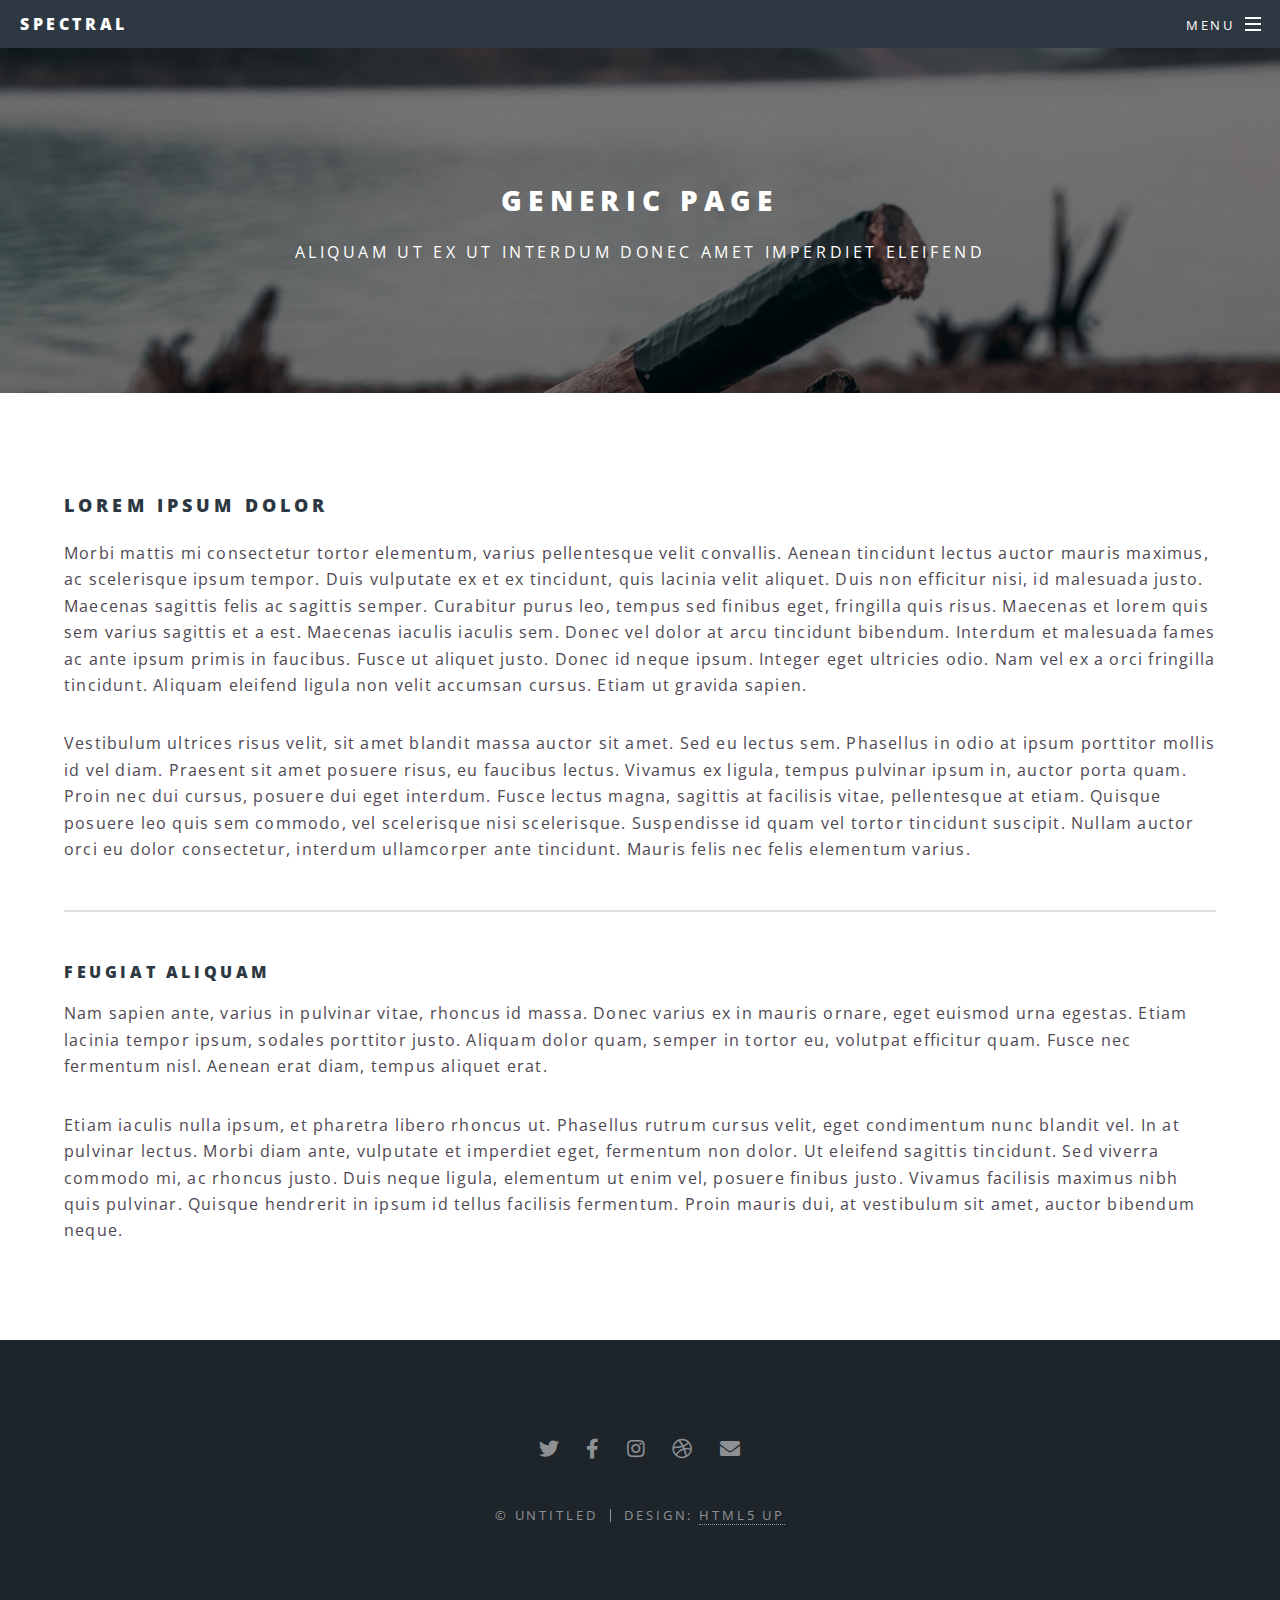
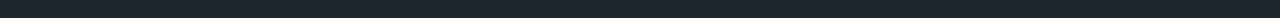
<file: generic.html>
<!DOCTYPE HTML>
<!--
	Spectral by HTML5 UP
	html5up.net | @ajlkn
	Free for personal and commercial use under the CCA 3.0 license (html5up.net/license)
-->
<html>
	<head>
		<title>Generic - Spectral by HTML5 UP</title>
		<meta charset="utf-8" />
		<meta name="viewport" content="width=device-width, initial-scale=1, user-scalable=no" />
		<link rel="stylesheet" href="assets/css/main.css" />
		<noscript><link rel="stylesheet" href="assets/css/noscript.css" /></noscript>
	</head>
	<body class="is-preload">

		<!-- Page Wrapper -->
			<div id="page-wrapper">

				<!-- Header -->
					<header id="header">
						<h1><a href="index.html">Spectral</a></h1>
						<nav id="nav">
							<ul>
								<li class="special">
									<a href="#menu" class="menuToggle"><span>Menu</span></a>
									<div id="menu">
										<ul>
											<li><a href="index.html">Home</a></li>
											<li><a href="generic.html">Generic</a></li>
											<li><a href="elements.html">Elements</a></li>
											<li><a href="#">Sign Up</a></li>
											<li><a href="#">Log In</a></li>
										</ul>
									</div>
								</li>
							</ul>
						</nav>
					</header>

				<!-- Main -->
					<article id="main">
						<header>
							<h2>Generic Page</h2>
							<p>Aliquam ut ex ut interdum donec amet imperdiet eleifend</p>
						</header>
						<section class="wrapper style5">
							<div class="inner">

								<h3>Lorem ipsum dolor</h3>
								<p>Morbi mattis mi consectetur tortor elementum, varius pellentesque velit convallis. Aenean tincidunt lectus auctor mauris maximus, ac scelerisque ipsum tempor. Duis vulputate ex et ex tincidunt, quis lacinia velit aliquet. Duis non efficitur nisi, id malesuada justo. Maecenas sagittis felis ac sagittis semper. Curabitur purus leo, tempus sed finibus eget, fringilla quis risus. Maecenas et lorem quis sem varius sagittis et a est. Maecenas iaculis iaculis sem. Donec vel dolor at arcu tincidunt bibendum. Interdum et malesuada fames ac ante ipsum primis in faucibus. Fusce ut aliquet justo. Donec id neque ipsum. Integer eget ultricies odio. Nam vel ex a orci fringilla tincidunt. Aliquam eleifend ligula non velit accumsan cursus. Etiam ut gravida sapien.</p>

								<p>Vestibulum ultrices risus velit, sit amet blandit massa auctor sit amet. Sed eu lectus sem. Phasellus in odio at ipsum porttitor mollis id vel diam. Praesent sit amet posuere risus, eu faucibus lectus. Vivamus ex ligula, tempus pulvinar ipsum in, auctor porta quam. Proin nec dui cursus, posuere dui eget interdum. Fusce lectus magna, sagittis at facilisis vitae, pellentesque at etiam. Quisque posuere leo quis sem commodo, vel scelerisque nisi scelerisque. Suspendisse id quam vel tortor tincidunt suscipit. Nullam auctor orci eu dolor consectetur, interdum ullamcorper ante tincidunt. Mauris felis nec felis elementum varius.</p>

								<hr />

								<h4>Feugiat aliquam</h4>
								<p>Nam sapien ante, varius in pulvinar vitae, rhoncus id massa. Donec varius ex in mauris ornare, eget euismod urna egestas. Etiam lacinia tempor ipsum, sodales porttitor justo. Aliquam dolor quam, semper in tortor eu, volutpat efficitur quam. Fusce nec fermentum nisl. Aenean erat diam, tempus aliquet erat.</p>

								<p>Etiam iaculis nulla ipsum, et pharetra libero rhoncus ut. Phasellus rutrum cursus velit, eget condimentum nunc blandit vel. In at pulvinar lectus. Morbi diam ante, vulputate et imperdiet eget, fermentum non dolor. Ut eleifend sagittis tincidunt. Sed viverra commodo mi, ac rhoncus justo. Duis neque ligula, elementum ut enim vel, posuere finibus justo. Vivamus facilisis maximus nibh quis pulvinar. Quisque hendrerit in ipsum id tellus facilisis fermentum. Proin mauris dui, at vestibulum sit amet, auctor bibendum neque.</p>

							</div>
						</section>
					</article>

				<!-- Footer -->
					<footer id="footer">
						<ul class="icons">
							<li><a href="#" class="icon brands fa-twitter"><span class="label">Twitter</span></a></li>
							<li><a href="#" class="icon brands fa-facebook-f"><span class="label">Facebook</span></a></li>
							<li><a href="#" class="icon brands fa-instagram"><span class="label">Instagram</span></a></li>
							<li><a href="#" class="icon brands fa-dribbble"><span class="label">Dribbble</span></a></li>
							<li><a href="#" class="icon solid fa-envelope"><span class="label">Email</span></a></li>
						</ul>
						<ul class="copyright">
							<li>&copy; Untitled</li><li>Design: <a href="http://html5up.net">HTML5 UP</a></li>
						</ul>
					</footer>

			</div>

		<!-- Scripts -->
			<script src="assets/js/jquery.min.js"></script>
			<script src="assets/js/jquery.scrollex.min.js"></script>
			<script src="assets/js/jquery.scrolly.min.js"></script>
			<script src="assets/js/browser.min.js"></script>
			<script src="assets/js/breakpoints.min.js"></script>
			<script src="assets/js/util.js"></script>
			<script src="assets/js/main.js"></script>

	</body>
</html>
</file>
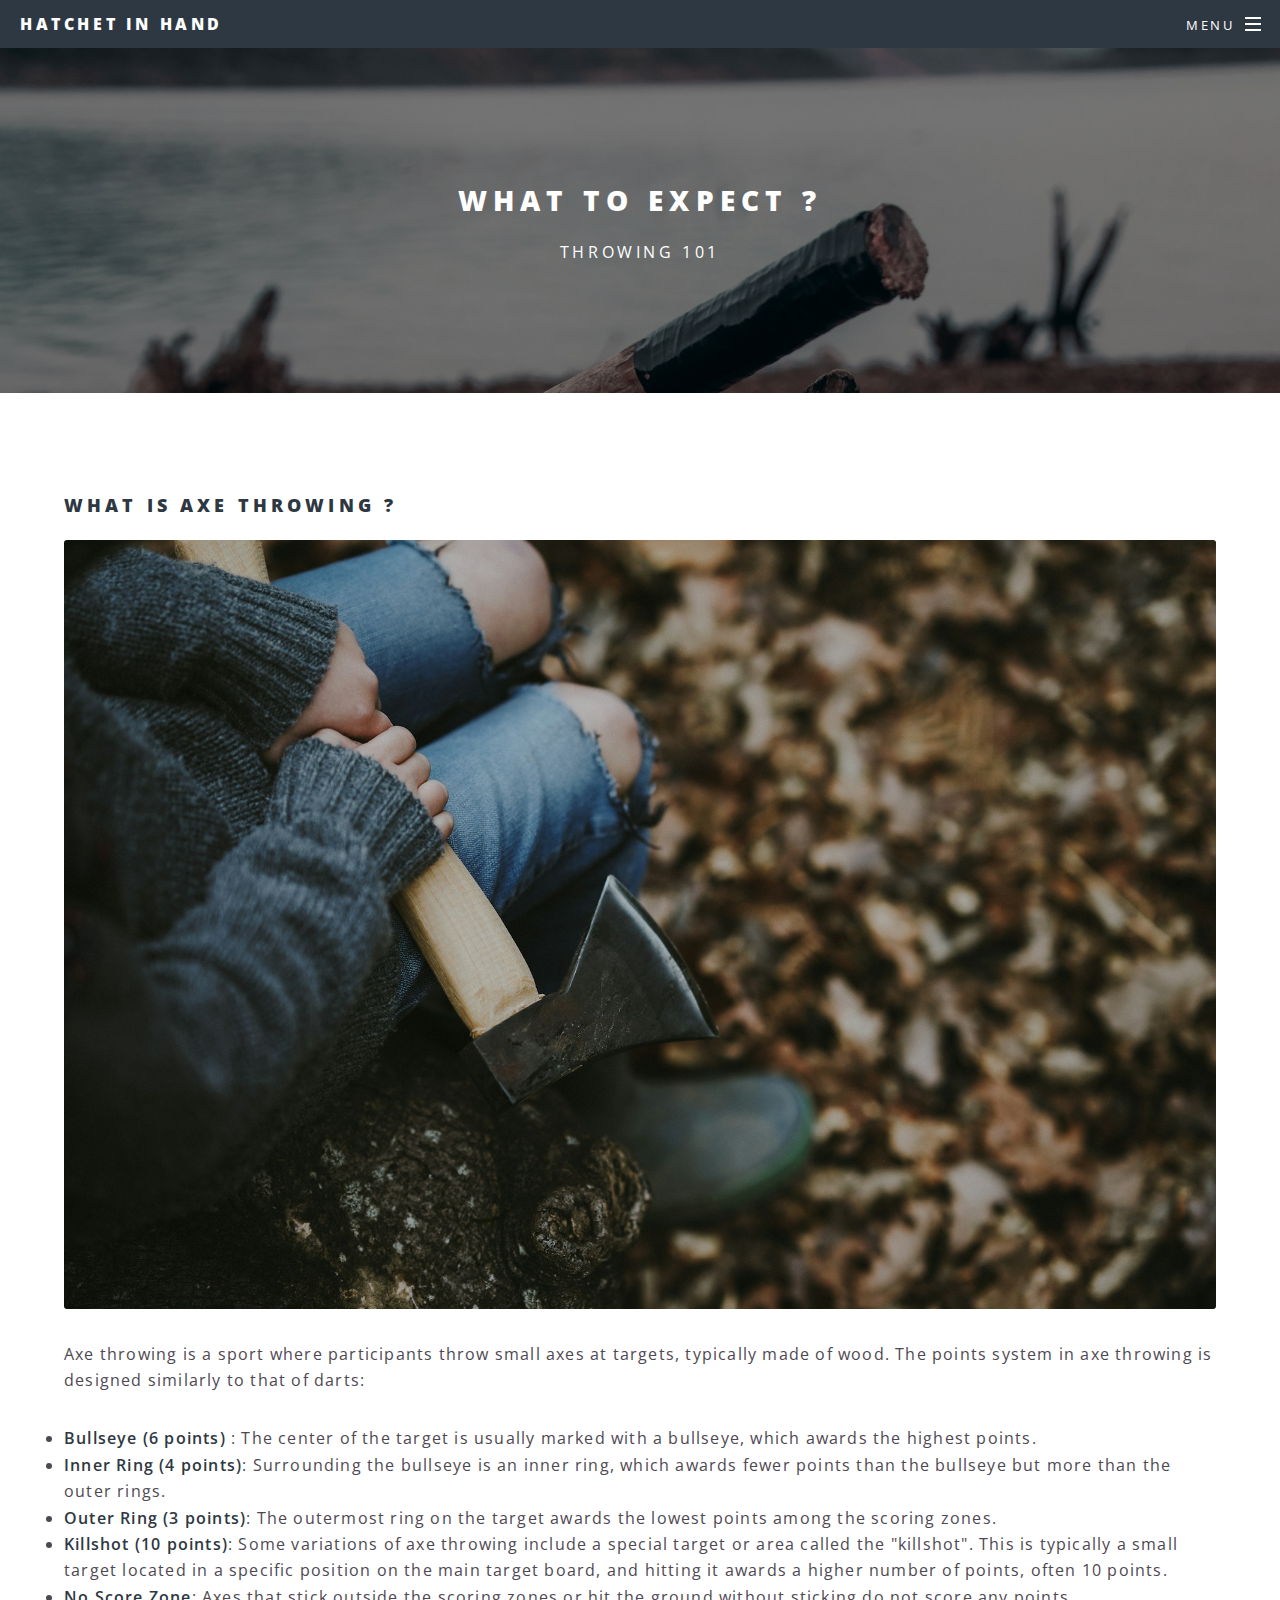
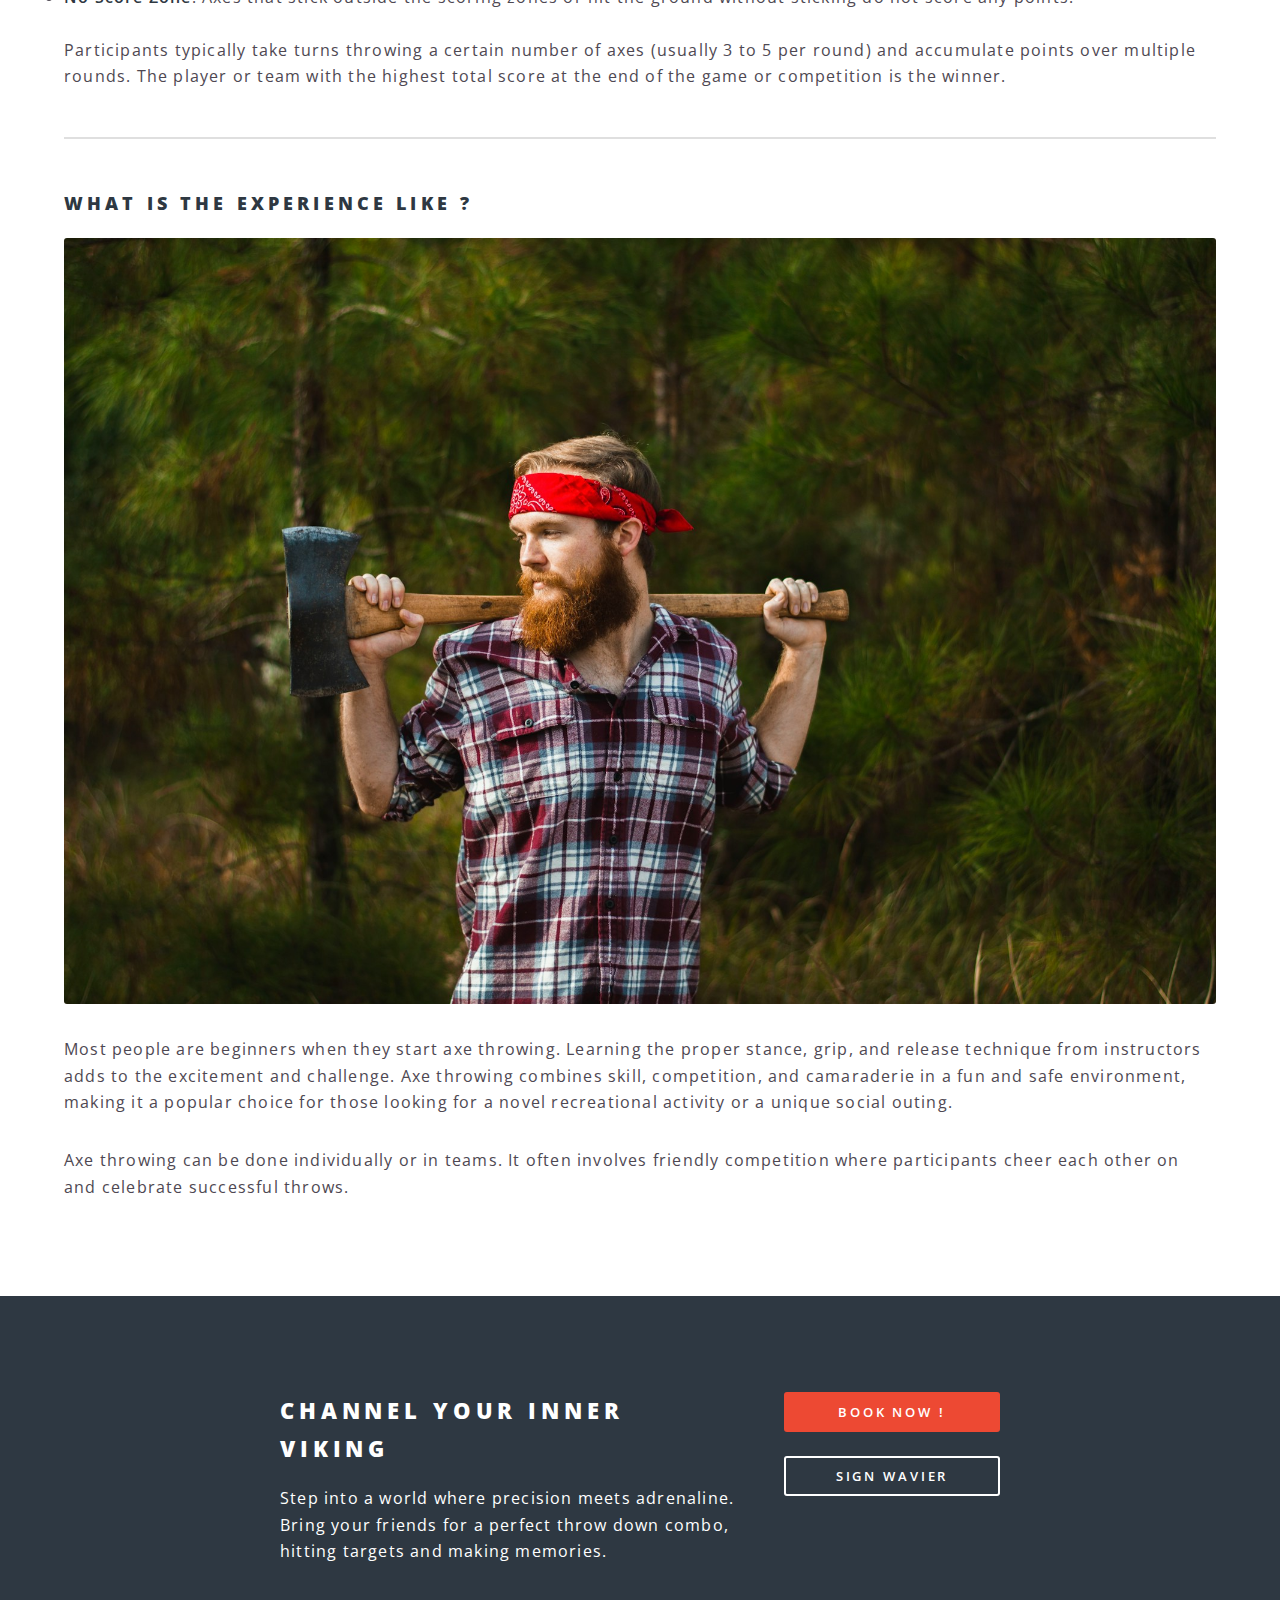
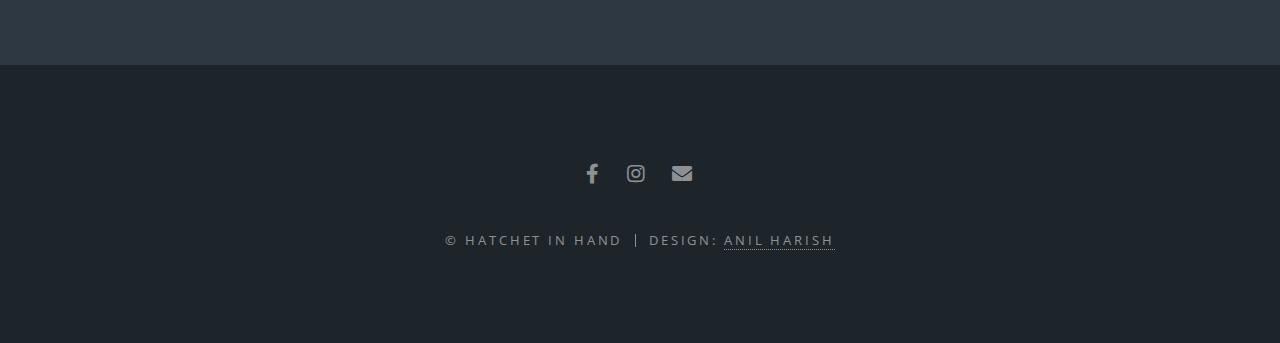
<file: throwing.html>
<!DOCTYPE HTML>
<!--
	Spectral by HTML5 UP
	html5up.net | @ajlkn
	Free for personal and commercial use under the CCA 3.0 license (html5up.net/license)
-->
<html>
	<head>
		<title>Hatchet in Hand - What to Expect ?</title>
		<meta charset="utf-8" />
		<meta name="viewport" content="width=device-width, initial-scale=1, user-scalable=no" />
		<link rel="stylesheet" href="assets/css/main.css" />
		<noscript><link rel="stylesheet" href="assets/css/noscript.css" /></noscript>
		<link href="images/favicon.png" rel="icon">
		<link href="images/favicon_apple.png" rel="apple-touch-icon">
	</head>
	<body class="is-preload">

		<!-- Page Wrapper -->
			<div id="page-wrapper">

				<!-- Header -->
					<header id="header">
						<h1><a href="https://hatchetinhand.com">HATCHET IN HAND</a></h1>
						<nav id="nav">
							<ul>
								<li class="special">
									<a href="#menu" class="menuToggle"><span>Menu</span></a>
									<div id="menu">
										<ul>
                                            <li><a href="https://hatchetinhand.com">Home</a></li>
											<li><a href="https://hatchetinhand.checkfront.com/reserve/documents/directory/">Liability Wavier</a></li>
											<li><a href="about.html">About Us</a></li>
											<li><a href="https://hatchetinhand.checkfront.com/reserve/">Book Your Lane</a></li>
											<li><a href="throwing.html">Before you throw</a></li>
											<li><a href="https://hatchetinhand.checkfront.com/">Employee Portal</a></li>
											<li><a href="faqs.html">FAQs</a></li>
										</ul>
									</div>
								</li>
							</ul>
						</nav>
					</header>

				<!-- Main -->
					<article id="main">
						<header>
							<h2>What to expect ?</h2>
							<p>
								Throwing 101
							</p>
						</header>
						<section class="wrapper style5">
							<div class="inner">
								<h3>What is Axe Throwing ?</h3>
                                <section>
									<div class="box alt">
										<div class="row gtr-50 gtr-uniform">
											<div class="col-12"><span class="image fit"><img src="images/thorwing_1.jpg" alt="" /></span></div>
										</div>
									</div>
								</section>
								<p>
                                Axe throwing is a sport where participants throw small axes at targets, typically made of wood. The points system in axe throwing is designed similarly to that of darts: <br />

                                <li><b>Bullseye (6 points)</b> : The center of the target is usually marked with a bullseye, which  awards the highest points.</li>

                                <li><b>Inner Ring (4 points)</b>: Surrounding the bullseye is an inner ring, which awards fewer points than the bullseye but more than the outer rings.</li>

                                <li><b>Outer Ring (3 points)</b>: The outermost ring on the target awards the lowest points among the scoring zones.</li>

                                <li><b>Killshot (10 points)</b>: Some variations of axe throwing include a special target or area called the "killshot". This is typically a small target located in a specific position on the main target board, and hitting it awards a higher number of points, often 10 points.</li>

                                <li><b>No Score Zone</b>: Axes that stick outside the scoring zones or hit the ground without sticking do not score any points.</li> <br/>

                                Participants typically take turns throwing a certain number of axes (usually 3 to 5 per round) and accumulate points over multiple rounds. The player or team with the highest total score at the end of the game or competition is the winner.
								</p>

								<hr />

								<h3>What is the experience like ?</h3>
								<section>
									<div class="box alt">
										<div class="row gtr-50 gtr-uniform">
											<div class="col-12"><span class="image fit"><img src="images/thorwing_2.jpg" alt="" /></span></div>
										</div>
									</div>
								</section>
								<p>
									Most people are beginners when they start axe throwing. Learning the proper stance, grip, and release technique from instructors adds to the excitement and challenge. Axe throwing combines skill, competition, and camaraderie in a fun and safe environment, making it a popular choice for those looking for a novel recreational activity or a unique social outing.
                                </p>
                                <p>
                                    Axe throwing can be done individually or in teams. It often involves friendly competition where participants cheer each other on and celebrate successful throws.
								</p>

							</div>
						</section>
					</article>
				<section id="cta" class="wrapper style4">
					<div class="inner">
						<header>
							<h2>Channel your inner viking</h2>
							<p>
								Step into a world where precision meets adrenaline. Bring your friends for a perfect throw down combo, hitting targets and making memories.
							</p>
						</header>
						<ul class="actions stacked">
							<li><a href="https://hatchetinhand.checkfront.com/reserve/" class="button fit primary">Book now !</a></li>
							<li><a href="https://hatchetinhand.checkfront.com/reserve/documents/directory/" class="button fit">Sign Wavier</a></li>
						</ul>
					</div>
				</section>

				<!-- Footer -->
					<footer id="footer">
						<ul class="icons">
							<li><a href="https://www.facebook.com/people/Hatchetinhandaxethrowing/61559356663515/" class="icon brands fa-facebook-f"><span class="label">Facebook</span></a></li>
							<li><a href="https://www.instagram.com/hatchetinhandaxethrowing/" class="icon brands fa-instagram"><span class="label">Instagram</span></a></li>
							<li><a href="mailto:hatchetinhand@outlook.com&subject=Help Me Book a Lane &body=Hi Hatchet in Hand,"class="icon solid fa-envelope"><span class="label">Email</span></a></li>
						</ul>
						<ul class="copyright">
							<li>&copy; Hatchet in Hand</li><li>Design: <a href="http://anilharish.com">ANIL HARISH</a></li>
						</ul>
					</footer>

			</div>

		<!-- Scripts -->
			<script src="assets/js/jquery.min.js"></script>
			<script src="assets/js/jquery.scrollex.min.js"></script>
			<script src="assets/js/jquery.scrolly.min.js"></script>
			<script src="assets/js/browser.min.js"></script>
			<script src="assets/js/breakpoints.min.js"></script>
			<script src="assets/js/util.js"></script>
			<script src="assets/js/main.js"></script>

	</body>
</html>
</file>
<file: assets/css/noscript.css>
/*
	Spectral by HTML5 UP
	html5up.net | @ajlkn
	Free for personal and commercial use under the CCA 3.0 license (html5up.net/license)
*/

/* Banner */

	body.is-preload #banner h2 {
		-moz-transform: none;
		-webkit-transform: none;
		-ms-transform: none;
		transform: none;
		opacity: 1;
	}

		body.is-preload #banner h2:before, body.is-preload #banner h2:after {
			width: 100%;
		}

	body.is-preload #banner .more {
		-moz-transform: none;
		-webkit-transform: none;
		-ms-transform: none;
		transform: none;
		opacity: 1;
	}

	body.is-preload #banner:after {
		opacity: 0;
	}
</file>
<file: assets/css/main.css>
@import url(fontawesome-all.min.css);
@import url("https://fonts.googleapis.com/css?family=Open+Sans:400,400italic,600,600italic,800,800italic");

/*
	Spectral by HTML5 UP
	html5up.net | @ajlkn
	Free for personal and commercial use under the CCA 3.0 license (html5up.net/license)
*/

html, body, div, span, applet, object,
iframe, h1, h2, h3, h4, h5, h6, p, blockquote,
pre, a, abbr, acronym, address, big, cite,
code, del, dfn, em, img, ins, kbd, q, s, samp,
small, strike, strong, sub, sup, tt, var, b,
u, i, center, dl, dt, dd, ol, ul, li, fieldset,
form, label, legend, table, caption, tbody,
tfoot, thead, tr, th, td, article, aside,
canvas, details, embed, figure, figcaption,
footer, header, hgroup, menu, nav, output, ruby,
section, summary, time, mark, audio, video {
	margin: 0;
	padding: 0;
	border: 0;
	font-size: 100%;
	font: inherit;
	vertical-align: baseline;}

article, aside, details, figcaption, figure,
footer, header, hgroup, menu, nav, section {
	display: block;}

body {
	line-height: 1;
}

ol, ul {
	list-style: none;
}

blockquote, q {
	quotes: none;
}

	blockquote:before, blockquote:after, q:before, q:after {
		content: '';
		content: none;
	}

table {
	border-collapse: collapse;
	border-spacing: 0;
}

body {
	-webkit-text-size-adjust: none;
}

mark {
	background-color: transparent;
	color: inherit;
}

input::-moz-focus-inner {
	border: 0;
	padding: 0;
}

input, select, textarea {
	-moz-appearance: none;
	-webkit-appearance: none;
	-ms-appearance: none;
	appearance: none;
}

/* Basic */

	@-ms-viewport {
		width: device-width;
	}

	html {
		box-sizing: border-box;
	}

	*, *:before, *:after {
		box-sizing: inherit;
	}

	body {
		background: #2e3842;
	}

		body.is-preload *, body.is-preload *:before, body.is-preload *:after {
			-moz-animation: none !important;
			-webkit-animation: none !important;
			-ms-animation: none !important;
			animation: none !important;
			-moz-transition: none !important;
			-webkit-transition: none !important;
			-ms-transition: none !important;
			transition: none !important;
		}

	body, input, select, textarea {
		color: #fff;
		font-family: "Open Sans", Helvetica, sans-serif;
		font-size: 15pt;
		font-weight: 400;
		letter-spacing: 0.075em;
		line-height: 1.65em;
	}

		@media screen and (max-width: 1680px) {

			body, input, select, textarea {
				font-size: 13pt;
			}

		}

		@media screen and (max-width: 1280px) {

			body, input, select, textarea {
				font-size: 12pt;
			}

		}

		@media screen and (max-width: 736px) {

			body, input, select, textarea {
				font-size: 11pt;
				letter-spacing: 0.0375em;
			}

		}

	a {
		-moz-transition: color 0.2s ease, border-bottom-color 0.2s ease;
		-webkit-transition: color 0.2s ease, border-bottom-color 0.2s ease;
		-ms-transition: color 0.2s ease, border-bottom-color 0.2s ease;
		transition: color 0.2s ease, border-bottom-color 0.2s ease;
		border-bottom: dotted 1px;
		color: inherit;
		text-decoration: none;
	}

		a:hover {
			border-bottom-color: transparent;
		}

	strong, b {
		color: #fff;
		font-weight: 600;
	}

	em, i {
		font-style: italic;
	}

	p {
		margin: 0 0 2em 0;
	}

	h1, h2, h3, h4, h5, h6 {
		color: #fff;
		font-weight: 800;
		letter-spacing: 0.225em;
		line-height: 1em;
		margin: 0 0 1em 0;
		text-transform: uppercase;
	}

		h1 a, h2 a, h3 a, h4 a, h5 a, h6 a {
			color: inherit;
			text-decoration: none;
		}

	h2 {
		font-size: 1.35em;
		line-height: 1.75em;
	}

		@media screen and (max-width: 736px) {

			h2 {
				font-size: 1.1em;
				line-height: 1.65em;
			}

		}

	h3 {
		font-size: 1.15em;
		line-height: 1.75em;
	}

		@media screen and (max-width: 736px) {

			h3 {
				font-size: 1em;
				line-height: 1.65em;
			}

		}

	h4 {
		font-size: 1em;
		line-height: 1.5em;
	}

	h5 {
		font-size: 0.8em;
		line-height: 1.5em;
	}

	h6 {
		font-size: 0.7em;
		line-height: 1.5em;
	}

	sub {
		font-size: 0.8em;
		position: relative;
		top: 0.5em;
	}

	sup {
		font-size: 0.8em;
		position: relative;
		top: -0.5em;
	}

	hr {
		border: 0;
		border-bottom: solid 2px #fff;
		margin: 3em 0;
	}

		hr.major {
			margin: 4.5em 0;
		}

	blockquote {
		border-left: solid 4px #fff;
		font-style: italic;
		margin: 0 0 2em 0;
		padding: 0.5em 0 0.5em 2em;
	}

	code {
		background: rgba(144, 144, 144, 0.25);
		border-radius: 3px;
		font-family: "Courier New", monospace;
		font-size: 0.9em;
		letter-spacing: 0;
		margin: 0 0.25em;
		padding: 0.25em 0.65em;
	}

	pre {
		-webkit-overflow-scrolling: touch;
		font-family: "Courier New", monospace;
		font-size: 0.9em;
		margin: 0 0 2em 0;
	}

		pre code {
			display: block;
			line-height: 1.75em;
			padding: 1em 1.5em;
			overflow-x: auto;
		}

	.align-left {
		text-align: left;
	}

	.align-center {
		text-align: center;
	}

	.align-right {
		text-align: right;
	}

/* Row */

	.row {
		display: flex;
		flex-wrap: wrap;
		box-sizing: border-box;
		align-items: stretch;
	}

		.row > * {
			box-sizing: border-box;
		}

		.row.gtr-uniform > * > :last-child {
			margin-bottom: 0;
		}

		.row.aln-left {
			justify-content: flex-start;
		}

		.row.aln-center {
			justify-content: center;
		}

		.row.aln-right {
			justify-content: flex-end;
		}

		.row.aln-top {
			align-items: flex-start;
		}

		.row.aln-middle {
			align-items: center;
		}

		.row.aln-bottom {
			align-items: flex-end;
		}

		.row > .imp {
			order: -1;
		}

		.row > .col-1 {
			width: 8.33333%;
		}

		.row > .off-1 {
			margin-left: 8.33333%;
		}

		.row > .col-2 {
			width: 16.66667%;
		}

		.row > .off-2 {
			margin-left: 16.66667%;
		}

		.row > .col-3 {
			width: 25%;
		}

		.row > .off-3 {
			margin-left: 25%;
		}

		.row > .col-4 {
			width: 33.33333%;
		}

		.row > .off-4 {
			margin-left: 33.33333%;
		}

		.row > .col-5 {
			width: 41.66667%;
		}

		.row > .off-5 {
			margin-left: 41.66667%;
		}

		.row > .col-6 {
			width: 50%;
		}

		.row > .off-6 {
			margin-left: 50%;
		}

		.row > .col-7 {
			width: 58.33333%;
		}

		.row > .off-7 {
			margin-left: 58.33333%;
		}

		.row > .col-8 {
			width: 66.66667%;
		}

		.row > .off-8 {
			margin-left: 66.66667%;
		}

		.row > .col-9 {
			width: 75%;
		}

		.row > .off-9 {
			margin-left: 75%;
		}

		.row > .col-10 {
			width: 83.33333%;
		}

		.row > .off-10 {
			margin-left: 83.33333%;
		}

		.row > .col-11 {
			width: 91.66667%;
		}

		.row > .off-11 {
			margin-left: 91.66667%;
		}

		.row > .col-12 {
			width: 100%;
		}

		.row > .off-12 {
			margin-left: 100%;
		}

		.row.gtr-0 {
			margin-top: 0;
			margin-left: 0em;
		}

			.row.gtr-0 > * {
				padding: 0 0 0 0em;
			}

			.row.gtr-0.gtr-uniform {
				margin-top: 0em;
			}

				.row.gtr-0.gtr-uniform > * {
					padding-top: 0em;
				}

		.row.gtr-25 {
			margin-top: 0;
			margin-left: -0.375em;
		}

			.row.gtr-25 > * {
				padding: 0 0 0 0.375em;
			}

			.row.gtr-25.gtr-uniform {
				margin-top: -0.375em;
			}

				.row.gtr-25.gtr-uniform > * {
					padding-top: 0.375em;
				}

		.row.gtr-50 {
			margin-top: 0;
			margin-left: -0.75em;
		}

			.row.gtr-50 > * {
				padding: 0 0 0 0.75em;
			}

			.row.gtr-50.gtr-uniform {
				margin-top: -0.75em;
			}

				.row.gtr-50.gtr-uniform > * {
					padding-top: 0.75em;
				}

		.row {
			margin-top: 0;
			margin-left: -1.5em;
		}

			.row > * {
				padding: 0 0 0 1.5em;
			}

			.row.gtr-uniform {
				margin-top: -1.5em;
			}

				.row.gtr-uniform > * {
					padding-top: 1.5em;
				}

		.row.gtr-150 {
			margin-top: 0;
			margin-left: -2.25em;
		}

			.row.gtr-150 > * {
				padding: 0 0 0 2.25em;
			}

			.row.gtr-150.gtr-uniform {
				margin-top: -2.25em;
			}

				.row.gtr-150.gtr-uniform > * {
					padding-top: 2.25em;
				}

		.row.gtr-200 {
			margin-top: 0;
			margin-left: -3em;
		}

			.row.gtr-200 > * {
				padding: 0 0 0 3em;
			}

			.row.gtr-200.gtr-uniform {
				margin-top: -3em;
			}

				.row.gtr-200.gtr-uniform > * {
					padding-top: 3em;
				}

		@media screen and (max-width: 1680px) {

			.row {
				display: flex;
				flex-wrap: wrap;
				box-sizing: border-box;
				align-items: stretch;
			}

				.row > * {
					box-sizing: border-box;
				}

				.row.gtr-uniform > * > :last-child {
					margin-bottom: 0;
				}

				.row.aln-left {
					justify-content: flex-start;
				}

				.row.aln-center {
					justify-content: center;
				}

				.row.aln-right {
					justify-content: flex-end;
				}

				.row.aln-top {
					align-items: flex-start;
				}

				.row.aln-middle {
					align-items: center;
				}

				.row.aln-bottom {
					align-items: flex-end;
				}

				.row > .imp-xlarge {
					order: -1;
				}

				.row > .col-1-xlarge {
					width: 8.33333%;
				}

				.row > .off-1-xlarge {
					margin-left: 8.33333%;
				}

				.row > .col-2-xlarge {
					width: 16.66667%;
				}

				.row > .off-2-xlarge {
					margin-left: 16.66667%;
				}

				.row > .col-3-xlarge {
					width: 25%;
				}

				.row > .off-3-xlarge {
					margin-left: 25%;
				}

				.row > .col-4-xlarge {
					width: 33.33333%;
				}

				.row > .off-4-xlarge {
					margin-left: 33.33333%;
				}

				.row > .col-5-xlarge {
					width: 41.66667%;
				}

				.row > .off-5-xlarge {
					margin-left: 41.66667%;
				}

				.row > .col-6-xlarge {
					width: 50%;
				}

				.row > .off-6-xlarge {
					margin-left: 50%;
				}

				.row > .col-7-xlarge {
					width: 58.33333%;
				}

				.row > .off-7-xlarge {
					margin-left: 58.33333%;
				}

				.row > .col-8-xlarge {
					width: 66.66667%;
				}

				.row > .off-8-xlarge {
					margin-left: 66.66667%;
				}

				.row > .col-9-xlarge {
					width: 75%;
				}

				.row > .off-9-xlarge {
					margin-left: 75%;
				}

				.row > .col-10-xlarge {
					width: 83.33333%;
				}

				.row > .off-10-xlarge {
					margin-left: 83.33333%;
				}

				.row > .col-11-xlarge {
					width: 91.66667%;
				}

				.row > .off-11-xlarge {
					margin-left: 91.66667%;
				}

				.row > .col-12-xlarge {
					width: 100%;
				}

				.row > .off-12-xlarge {
					margin-left: 100%;
				}

				.row.gtr-0 {
					margin-top: 0;
					margin-left: 0em;
				}

					.row.gtr-0 > * {
						padding: 0 0 0 0em;
					}

					.row.gtr-0.gtr-uniform {
						margin-top: 0em;
					}

						.row.gtr-0.gtr-uniform > * {
							padding-top: 0em;
						}

				.row.gtr-25 {
					margin-top: 0;
					margin-left: -0.375em;
				}

					.row.gtr-25 > * {
						padding: 0 0 0 0.375em;
					}

					.row.gtr-25.gtr-uniform {
						margin-top: -0.375em;
					}

						.row.gtr-25.gtr-uniform > * {
							padding-top: 0.375em;
						}

				.row.gtr-50 {
					margin-top: 0;
					margin-left: -0.75em;
				}

					.row.gtr-50 > * {
						padding: 0 0 0 0.75em;
					}

					.row.gtr-50.gtr-uniform {
						margin-top: -0.75em;
					}

						.row.gtr-50.gtr-uniform > * {
							padding-top: 0.75em;
						}

				.row {
					margin-top: 0;
					margin-left: -1.5em;
				}

					.row > * {
						padding: 0 0 0 1.5em;
					}

					.row.gtr-uniform {
						margin-top: -1.5em;
					}

						.row.gtr-uniform > * {
							padding-top: 1.5em;
						}

				.row.gtr-150 {
					margin-top: 0;
					margin-left: -2.25em;
				}

					.row.gtr-150 > * {
						padding: 0 0 0 2.25em;
					}

					.row.gtr-150.gtr-uniform {
						margin-top: -2.25em;
					}

						.row.gtr-150.gtr-uniform > * {
							padding-top: 2.25em;
						}

				.row.gtr-200 {
					margin-top: 0;
					margin-left: -3em;
				}

					.row.gtr-200 > * {
						padding: 0 0 0 3em;
					}

					.row.gtr-200.gtr-uniform {
						margin-top: -3em;
					}

						.row.gtr-200.gtr-uniform > * {
							padding-top: 3em;
						}

		}

		@media screen and (max-width: 1280px) {

			.row {
				display: flex;
				flex-wrap: wrap;
				box-sizing: border-box;
				align-items: stretch;
			}

				.row > * {
					box-sizing: border-box;
				}

				.row.gtr-uniform > * > :last-child {
					margin-bottom: 0;
				}

				.row.aln-left {
					justify-content: flex-start;
				}

				.row.aln-center {
					justify-content: center;
				}

				.row.aln-right {
					justify-content: flex-end;
				}

				.row.aln-top {
					align-items: flex-start;
				}

				.row.aln-middle {
					align-items: center;
				}

				.row.aln-bottom {
					align-items: flex-end;
				}

				.row > .imp-large {
					order: -1;
				}

				.row > .col-1-large {
					width: 8.33333%;
				}

				.row > .off-1-large {
					margin-left: 8.33333%;
				}

				.row > .col-2-large {
					width: 16.66667%;
				}

				.row > .off-2-large {
					margin-left: 16.66667%;
				}

				.row > .col-3-large {
					width: 25%;
				}

				.row > .off-3-large {
					margin-left: 25%;
				}

				.row > .col-4-large {
					width: 33.33333%;
				}

				.row > .off-4-large {
					margin-left: 33.33333%;
				}

				.row > .col-5-large {
					width: 41.66667%;
				}

				.row > .off-5-large {
					margin-left: 41.66667%;
				}

				.row > .col-6-large {
					width: 50%;
				}

				.row > .off-6-large {
					margin-left: 50%;
				}

				.row > .col-7-large {
					width: 58.33333%;
				}

				.row > .off-7-large {
					margin-left: 58.33333%;
				}

				.row > .col-8-large {
					width: 66.66667%;
				}

				.row > .off-8-large {
					margin-left: 66.66667%;
				}

				.row > .col-9-large {
					width: 75%;
				}

				.row > .off-9-large {
					margin-left: 75%;
				}

				.row > .col-10-large {
					width: 83.33333%;
				}

				.row > .off-10-large {
					margin-left: 83.33333%;
				}

				.row > .col-11-large {
					width: 91.66667%;
				}

				.row > .off-11-large {
					margin-left: 91.66667%;
				}

				.row > .col-12-large {
					width: 100%;
				}

				.row > .off-12-large {
					margin-left: 100%;
				}

				.row.gtr-0 {
					margin-top: 0;
					margin-left: 0em;
				}

					.row.gtr-0 > * {
						padding: 0 0 0 0em;
					}

					.row.gtr-0.gtr-uniform {
						margin-top: 0em;
					}

						.row.gtr-0.gtr-uniform > * {
							padding-top: 0em;
						}

				.row.gtr-25 {
					margin-top: 0;
					margin-left: -0.375em;
				}

					.row.gtr-25 > * {
						padding: 0 0 0 0.375em;
					}

					.row.gtr-25.gtr-uniform {
						margin-top: -0.375em;
					}

						.row.gtr-25.gtr-uniform > * {
							padding-top: 0.375em;
						}

				.row.gtr-50 {
					margin-top: 0;
					margin-left: -0.75em;
				}

					.row.gtr-50 > * {
						padding: 0 0 0 0.75em;
					}

					.row.gtr-50.gtr-uniform {
						margin-top: -0.75em;
					}

						.row.gtr-50.gtr-uniform > * {
							padding-top: 0.75em;
						}

				.row {
					margin-top: 0;
					margin-left: -1.5em;
				}

					.row > * {
						padding: 0 0 0 1.5em;
					}

					.row.gtr-uniform {
						margin-top: -1.5em;
					}

						.row.gtr-uniform > * {
							padding-top: 1.5em;
						}

				.row.gtr-150 {
					margin-top: 0;
					margin-left: -2.25em;
				}

					.row.gtr-150 > * {
						padding: 0 0 0 2.25em;
					}

					.row.gtr-150.gtr-uniform {
						margin-top: -2.25em;
					}

						.row.gtr-150.gtr-uniform > * {
							padding-top: 2.25em;
						}

				.row.gtr-200 {
					margin-top: 0;
					margin-left: -3em;
				}

					.row.gtr-200 > * {
						padding: 0 0 0 3em;
					}

					.row.gtr-200.gtr-uniform {
						margin-top: -3em;
					}

						.row.gtr-200.gtr-uniform > * {
							padding-top: 3em;
						}

		}

		@media screen and (max-width: 980px) {

			.row {
				display: flex;
				flex-wrap: wrap;
				box-sizing: border-box;
				align-items: stretch;
			}

				.row > * {
					box-sizing: border-box;
				}

				.row.gtr-uniform > * > :last-child {
					margin-bottom: 0;
				}

				.row.aln-left {
					justify-content: flex-start;
				}

				.row.aln-center {
					justify-content: center;
				}

				.row.aln-right {
					justify-content: flex-end;
				}

				.row.aln-top {
					align-items: flex-start;
				}

				.row.aln-middle {
					align-items: center;
				}

				.row.aln-bottom {
					align-items: flex-end;
				}

				.row > .imp-medium {
					order: -1;
				}

				.row > .col-1-medium {
					width: 8.33333%;
				}

				.row > .off-1-medium {
					margin-left: 8.33333%;
				}

				.row > .col-2-medium {
					width: 16.66667%;
				}

				.row > .off-2-medium {
					margin-left: 16.66667%;
				}

				.row > .col-3-medium {
					width: 25%;
				}

				.row > .off-3-medium {
					margin-left: 25%;
				}

				.row > .col-4-medium {
					width: 33.33333%;
				}

				.row > .off-4-medium {
					margin-left: 33.33333%;
				}

				.row > .col-5-medium {
					width: 41.66667%;
				}

				.row > .off-5-medium {
					margin-left: 41.66667%;
				}

				.row > .col-6-medium {
					width: 50%;
				}

				.row > .off-6-medium {
					margin-left: 50%;
				}

				.row > .col-7-medium {
					width: 58.33333%;
				}

				.row > .off-7-medium {
					margin-left: 58.33333%;
				}

				.row > .col-8-medium {
					width: 66.66667%;
				}

				.row > .off-8-medium {
					margin-left: 66.66667%;
				}

				.row > .col-9-medium {
					width: 75%;
				}

				.row > .off-9-medium {
					margin-left: 75%;
				}

				.row > .col-10-medium {
					width: 83.33333%;
				}

				.row > .off-10-medium {
					margin-left: 83.33333%;
				}

				.row > .col-11-medium {
					width: 91.66667%;
				}

				.row > .off-11-medium {
					margin-left: 91.66667%;
				}

				.row > .col-12-medium {
					width: 100%;
				}

				.row > .off-12-medium {
					margin-left: 100%;
				}

				.row.gtr-0 {
					margin-top: 0;
					margin-left: 0em;
				}

					.row.gtr-0 > * {
						padding: 0 0 0 0em;
					}

					.row.gtr-0.gtr-uniform {
						margin-top: 0em;
					}

						.row.gtr-0.gtr-uniform > * {
							padding-top: 0em;
						}

				.row.gtr-25 {
					margin-top: 0;
					margin-left: -0.375em;
				}

					.row.gtr-25 > * {
						padding: 0 0 0 0.375em;
					}

					.row.gtr-25.gtr-uniform {
						margin-top: -0.375em;
					}

						.row.gtr-25.gtr-uniform > * {
							padding-top: 0.375em;
						}

				.row.gtr-50 {
					margin-top: 0;
					margin-left: -0.75em;
				}

					.row.gtr-50 > * {
						padding: 0 0 0 0.75em;
					}

					.row.gtr-50.gtr-uniform {
						margin-top: -0.75em;
					}

						.row.gtr-50.gtr-uniform > * {
							padding-top: 0.75em;
						}

				.row {
					margin-top: 0;
					margin-left: -1.5em;
				}

					.row > * {
						padding: 0 0 0 1.5em;
					}

					.row.gtr-uniform {
						margin-top: -1.5em;
					}

						.row.gtr-uniform > * {
							padding-top: 1.5em;
						}

				.row.gtr-150 {
					margin-top: 0;
					margin-left: -2.25em;
				}

					.row.gtr-150 > * {
						padding: 0 0 0 2.25em;
					}

					.row.gtr-150.gtr-uniform {
						margin-top: -2.25em;
					}

						.row.gtr-150.gtr-uniform > * {
							padding-top: 2.25em;
						}

				.row.gtr-200 {
					margin-top: 0;
					margin-left: -3em;
				}

					.row.gtr-200 > * {
						padding: 0 0 0 3em;
					}

					.row.gtr-200.gtr-uniform {
						margin-top: -3em;
					}

						.row.gtr-200.gtr-uniform > * {
							padding-top: 3em;
						}

		}

		@media screen and (max-width: 736px) {

			.row {
				display: flex;
				flex-wrap: wrap;
				box-sizing: border-box;
				align-items: stretch;
			}

				.row > * {
					box-sizing: border-box;
				}

				.row.gtr-uniform > * > :last-child {
					margin-bottom: 0;
				}

				.row.aln-left {
					justify-content: flex-start;
				}

				.row.aln-center {
					justify-content: center;
				}

				.row.aln-right {
					justify-content: flex-end;
				}

				.row.aln-top {
					align-items: flex-start;
				}

				.row.aln-middle {
					align-items: center;
				}

				.row.aln-bottom {
					align-items: flex-end;
				}

				.row > .imp-small {
					order: -1;
				}

				.row > .col-1-small {
					width: 8.33333%;
				}

				.row > .off-1-small {
					margin-left: 8.33333%;
				}

				.row > .col-2-small {
					width: 16.66667%;
				}

				.row > .off-2-small {
					margin-left: 16.66667%;
				}

				.row > .col-3-small {
					width: 25%;
				}

				.row > .off-3-small {
					margin-left: 25%;
				}

				.row > .col-4-small {
					width: 33.33333%;
				}

				.row > .off-4-small {
					margin-left: 33.33333%;
				}

				.row > .col-5-small {
					width: 41.66667%;
				}

				.row > .off-5-small {
					margin-left: 41.66667%;
				}

				.row > .col-6-small {
					width: 50%;
				}

				.row > .off-6-small {
					margin-left: 50%;
				}

				.row > .col-7-small {
					width: 58.33333%;
				}

				.row > .off-7-small {
					margin-left: 58.33333%;
				}

				.row > .col-8-small {
					width: 66.66667%;
				}

				.row > .off-8-small {
					margin-left: 66.66667%;
				}

				.row > .col-9-small {
					width: 75%;
				}

				.row > .off-9-small {
					margin-left: 75%;
				}

				.row > .col-10-small {
					width: 83.33333%;
				}

				.row > .off-10-small {
					margin-left: 83.33333%;
				}

				.row > .col-11-small {
					width: 91.66667%;
				}

				.row > .off-11-small {
					margin-left: 91.66667%;
				}

				.row > .col-12-small {
					width: 100%;
				}

				.row > .off-12-small {
					margin-left: 100%;
				}

				.row.gtr-0 {
					margin-top: 0;
					margin-left: 0em;
				}

					.row.gtr-0 > * {
						padding: 0 0 0 0em;
					}

					.row.gtr-0.gtr-uniform {
						margin-top: 0em;
					}

						.row.gtr-0.gtr-uniform > * {
							padding-top: 0em;
						}

				.row.gtr-25 {
					margin-top: 0;
					margin-left: -0.375em;
				}

					.row.gtr-25 > * {
						padding: 0 0 0 0.375em;
					}

					.row.gtr-25.gtr-uniform {
						margin-top: -0.375em;
					}

						.row.gtr-25.gtr-uniform > * {
							padding-top: 0.375em;
						}

				.row.gtr-50 {
					margin-top: 0;
					margin-left: -0.75em;
				}

					.row.gtr-50 > * {
						padding: 0 0 0 0.75em;
					}

					.row.gtr-50.gtr-uniform {
						margin-top: -0.75em;
					}

						.row.gtr-50.gtr-uniform > * {
							padding-top: 0.75em;
						}

				.row {
					margin-top: 0;
					margin-left: -1.5em;
				}

					.row > * {
						padding: 0 0 0 1.5em;
					}

					.row.gtr-uniform {
						margin-top: -1.5em;
					}

						.row.gtr-uniform > * {
							padding-top: 1.5em;
						}

				.row.gtr-150 {
					margin-top: 0;
					margin-left: -2.25em;
				}

					.row.gtr-150 > * {
						padding: 0 0 0 2.25em;
					}

					.row.gtr-150.gtr-uniform {
						margin-top: -2.25em;
					}

						.row.gtr-150.gtr-uniform > * {
							padding-top: 2.25em;
						}

				.row.gtr-200 {
					margin-top: 0;
					margin-left: -3em;
				}

					.row.gtr-200 > * {
						padding: 0 0 0 3em;
					}

					.row.gtr-200.gtr-uniform {
						margin-top: -3em;
					}

						.row.gtr-200.gtr-uniform > * {
							padding-top: 3em;
						}

		}

		@media screen and (max-width: 480px) {

			.row {
				display: flex;
				flex-wrap: wrap;
				box-sizing: border-box;
				align-items: stretch;
			}

				.row > * {
					box-sizing: border-box;
				}

				.row.gtr-uniform > * > :last-child {
					margin-bottom: 0;
				}

				.row.aln-left {
					justify-content: flex-start;
				}

				.row.aln-center {
					justify-content: center;
				}

				.row.aln-right {
					justify-content: flex-end;
				}

				.row.aln-top {
					align-items: flex-start;
				}

				.row.aln-middle {
					align-items: center;
				}

				.row.aln-bottom {
					align-items: flex-end;
				}

				.row > .imp-xsmall {
					order: -1;
				}

				.row > .col-1-xsmall {
					width: 8.33333%;
				}

				.row > .off-1-xsmall {
					margin-left: 8.33333%;
				}

				.row > .col-2-xsmall {
					width: 16.66667%;
				}

				.row > .off-2-xsmall {
					margin-left: 16.66667%;
				}

				.row > .col-3-xsmall {
					width: 25%;
				}

				.row > .off-3-xsmall {
					margin-left: 25%;
				}

				.row > .col-4-xsmall {
					width: 33.33333%;
				}

				.row > .off-4-xsmall {
					margin-left: 33.33333%;
				}

				.row > .col-5-xsmall {
					width: 41.66667%;
				}

				.row > .off-5-xsmall {
					margin-left: 41.66667%;
				}

				.row > .col-6-xsmall {
					width: 50%;
				}

				.row > .off-6-xsmall {
					margin-left: 50%;
				}

				.row > .col-7-xsmall {
					width: 58.33333%;
				}

				.row > .off-7-xsmall {
					margin-left: 58.33333%;
				}

				.row > .col-8-xsmall {
					width: 66.66667%;
				}

				.row > .off-8-xsmall {
					margin-left: 66.66667%;
				}

				.row > .col-9-xsmall {
					width: 75%;
				}

				.row > .off-9-xsmall {
					margin-left: 75%;
				}

				.row > .col-10-xsmall {
					width: 83.33333%;
				}

				.row > .off-10-xsmall {
					margin-left: 83.33333%;
				}

				.row > .col-11-xsmall {
					width: 91.66667%;
				}

				.row > .off-11-xsmall {
					margin-left: 91.66667%;
				}

				.row > .col-12-xsmall {
					width: 100%;
				}

				.row > .off-12-xsmall {
					margin-left: 100%;
				}

				.row.gtr-0 {
					margin-top: 0;
					margin-left: 0em;
				}

					.row.gtr-0 > * {
						padding: 0 0 0 0em;
					}

					.row.gtr-0.gtr-uniform {
						margin-top: 0em;
					}

						.row.gtr-0.gtr-uniform > * {
							padding-top: 0em;
						}

				.row.gtr-25 {
					margin-top: 0;
					margin-left: -0.375em;
				}

					.row.gtr-25 > * {
						padding: 0 0 0 0.375em;
					}

					.row.gtr-25.gtr-uniform {
						margin-top: -0.375em;
					}

						.row.gtr-25.gtr-uniform > * {
							padding-top: 0.375em;
						}

				.row.gtr-50 {
					margin-top: 0;
					margin-left: -0.75em;
				}

					.row.gtr-50 > * {
						padding: 0 0 0 0.75em;
					}

					.row.gtr-50.gtr-uniform {
						margin-top: -0.75em;
					}

						.row.gtr-50.gtr-uniform > * {
							padding-top: 0.75em;
						}

				.row {
					margin-top: 0;
					margin-left: -1.5em;
				}

					.row > * {
						padding: 0 0 0 1.5em;
					}

					.row.gtr-uniform {
						margin-top: -1.5em;
					}

						.row.gtr-uniform > * {
							padding-top: 1.5em;
						}

				.row.gtr-150 {
					margin-top: 0;
					margin-left: -2.25em;
				}

					.row.gtr-150 > * {
						padding: 0 0 0 2.25em;
					}

					.row.gtr-150.gtr-uniform {
						margin-top: -2.25em;
					}

						.row.gtr-150.gtr-uniform > * {
							padding-top: 2.25em;
						}

				.row.gtr-200 {
					margin-top: 0;
					margin-left: -3em;
				}

					.row.gtr-200 > * {
						padding: 0 0 0 3em;
					}

					.row.gtr-200.gtr-uniform {
						margin-top: -3em;
					}

						.row.gtr-200.gtr-uniform > * {
							padding-top: 3em;
						}

		}

/* Section/Article */

	section.special, article.special {
		text-align: center;
	}

	header p {
		color: rgba(255, 255, 255, 0.5);
		position: relative;
		top: -0.25em;
	}

	header h3 + p {
		font-size: 1.1em;
	}

	header h4 + p,
	header h5 + p,
	header h6 + p {
		font-size: 0.9em;
	}

	header.major {
		margin: 0 0 3.5em 0;
	}

		header.major h2, header.major h3, header.major h4, header.major h5, header.major h6 {
			border-bottom: solid 2px #fff;
			display: inline-block;
			padding-bottom: 1em;
			position: relative;
		}

			header.major h2:after, header.major h3:after, header.major h4:after, header.major h5:after, header.major h6:after {
				content: '';
				display: block;
				height: 1px;
			}

		header.major p {
			color: #fff;
			top: 0;
		}

		@media screen and (max-width: 736px) {

			header.major {
				margin: 0 0 2em 0;
			}

		}

	@media screen and (max-width: 980px) {

		header br {
			display: none;
		}

	}

/* Form */

	form {
		margin: 0 0 2em 0;
	}

	label {
		color: #fff;
		display: block;
		font-size: 0.9em;
		font-weight: 600;
		margin: 0 0 1em 0;
	}

	input[type="text"],
	input[type="password"],
	input[type="email"],
	select,
	textarea {
		-moz-appearance: none;
		-webkit-appearance: none;
		-ms-appearance: none;
		appearance: none;
		background-color: rgba(144, 144, 144, 0.25);
		border-radius: 3px;
		border: none;
		color: inherit;
		display: block;
		outline: 0;
		padding: 0 1em;
		text-decoration: none;
		width: 100%;
	}

		input[type="text"]:invalid,
		input[type="password"]:invalid,
		input[type="email"]:invalid,
		select:invalid,
		textarea:invalid {
			box-shadow: none;
		}

		input[type="text"]:focus,
		input[type="password"]:focus,
		input[type="email"]:focus,
		select:focus,
		textarea:focus {
			box-shadow: 0 0 0 2px #86472f;
		}

	select {
		background-size: 1.25em;
		background-repeat: no-repeat;
		background-position: calc(100% - 1em) center;
		height: 2.75em;
		padding-right: 2.75em;
		text-overflow: ellipsis;
	}

		select:focus::-ms-value {
			background-color: transparent;
		}

		select::-ms-expand {
			display: none;
		}

	input[type="text"],
	input[type="password"],
	input[type="email"],
	select {
		height: 2.75em;
	}

	textarea {
		padding: 0.75em 1em;
	}

	input[type="checkbox"],
	input[type="radio"] {
		-moz-appearance: none;
		-webkit-appearance: none;
		-ms-appearance: none;
		appearance: none;
		display: block;
		float: left;
		margin-right: -2em;
		opacity: 0;
		width: 1em;
		z-index: -1;
	}

		input[type="checkbox"] + label,
		input[type="radio"] + label {
			text-decoration: none;
			color: #fff;
			cursor: pointer;
			display: inline-block;
			font-size: 1em;
			font-weight: 400;
			padding-left: 2.4em;
			padding-right: 0.75em;
			position: relative;
		}

			input[type="checkbox"] + label:before,
			input[type="radio"] + label:before {
				-moz-osx-font-smoothing: grayscale;
				-webkit-font-smoothing: antialiased;
				display: inline-block;
				font-style: normal;
				font-variant: normal;
				text-rendering: auto;
				line-height: 1;
				text-transform: none !important;
				font-family: 'Font Awesome 5 Free';
				font-weight: 900;
			}

			input[type="checkbox"] + label:before,
			input[type="radio"] + label:before {
				background: rgba(144, 144, 144, 0.25);
				border-radius: 3px;
				content: '';
				display: inline-block;
				font-size: 0.8em;
				height: 2.0625em;
				left: 0;
				line-height: 2.0625em;
				position: absolute;
				text-align: center;
				top: 0;
				width: 2.0625em;
			}

		input[type="checkbox"]:checked + label:before,
		input[type="radio"]:checked + label:before {
			background: #2e3842;
			color: #fff;
			content: '\f00c';
		}

		input[type="checkbox"]:focus + label:before,
		input[type="radio"]:focus + label:before {
			box-shadow: 0 0 0 2px #86472f;
		}

	input[type="checkbox"] + label:before {
		border-radius: 3px;
	}

	input[type="radio"] + label:before {
		border-radius: 100%;
	}

	::-webkit-input-placeholder {
		color: rgba(255, 255, 255, 0.5) !important;
		opacity: 1.0;
	}

	:-moz-placeholder {
		color: rgba(255, 255, 255, 0.5) !important;
		opacity: 1.0;
	}

	::-moz-placeholder {
		color: rgba(255, 255, 255, 0.5) !important;
		opacity: 1.0;
	}

	:-ms-input-placeholder {
		color: rgba(255, 255, 255, 0.5) !important;
		opacity: 1.0;
	}

/* Box */

	.box {
		border-radius: 3px;
		border: solid 2px #fff;
		margin-bottom: 2em;
		padding: 1.5em;
	}

		.box > :last-child,
		.box > :last-child > :last-child,
		.box > :last-child > :last-child > :last-child {
			margin-bottom: 0;
		}

		.box.alt {
			border: 0;
			border-radius: 0;
			padding: 0;
		}

/* Icon */

	.icon {
		text-decoration: none;
		border-bottom: none;
		position: relative;
	}

		.icon:before {
			-moz-osx-font-smoothing: grayscale;
			-webkit-font-smoothing: antialiased;
			display: inline-block;
			font-style: normal;
			font-variant: normal;
			text-rendering: auto;
			line-height: 1;
			text-transform: none !important;
			font-family: 'Font Awesome 5 Free';
			font-weight: 400;
		}

		.icon > .label {
			display: none;
		}

		.icon:before {
			line-height: inherit;
		}

		.icon.solid:before {
			font-weight: 900;
		}

		.icon.brands:before {
			font-family: 'Font Awesome 5 Brands';
		}

		.icon.major {
			-moz-transform: rotate(-45deg);
			-webkit-transform: rotate(-45deg);
			-ms-transform: rotate(-45deg);
			transform: rotate(-45deg);
			border-radius: 3px;
			border: solid 2px #fff;
			display: inline-block;
			font-size: 1.35em;
			height: calc(3em + 2px);
			line-height: 3em;
			text-align: center;
			width: calc(3em + 2px);
		}

			.icon.major:before {
				-moz-transform: rotate(45deg);
				-webkit-transform: rotate(45deg);
				-ms-transform: rotate(45deg);
				transform: rotate(45deg);
				display: inline-block;
				font-size: 1.5em;
			}

			@media screen and (max-width: 736px) {

				.icon.major {
					font-size: 1em;
				}

			}

		.icon.style1 {
			color: #00ffcc;
		}

		.icon.style2 {
			color: #00f0ff;
		}

		.icon.style3 {
			color: #76ddff;
		}

/* Image */

	.image {
		border-radius: 3px;
		border: 0;
		display: inline-block;
		position: relative;
	}

		.image img {
			border-radius: 3px;
			display: block;
		}

		.image.left {
			float: left;
			margin: 0 2em 2em 0;
			top: 0.25em;
		}

		.image.right {
			float: right;
			margin: 0 0 2em 2em;
			top: 0.25em;
		}

		.image.left, .image.right {
			max-width: 40%;
		}

			.image.left img, .image.right img {
				width: 100%;
			}

		.image.fit {
			display: block;
			margin: 0 0 2em 0;
			width: 100%;
		}

			.image.fit img {
				width: 100%;
			}

/* List */

	ol {
		list-style: decimal;
		margin: 0 0 2em 0;
		padding-left: 1.25em;
	}

		ol li {
			padding-left: 0.25em;
		}

	ul {
		list-style: disc;
		margin: 0 0 2em 0;
		padding-left: 1em;
	}

		ul li {
			padding-left: 0.5em;
		}

		ul.alt {
			list-style: none;
			padding-left: 0;
		}

			ul.alt li {
				border-top: solid 1px #fff;
				padding: 0.5em 0;
			}

				ul.alt li:first-child {
					border-top: 0;
					padding-top: 0;
				}

	dl {
		margin: 0 0 2em 0;
	}

/* Actions */

	ul.actions {
		display: -moz-flex;
		display: -webkit-flex;
		display: -ms-flex;
		display: flex;
		cursor: default;
		list-style: none;
		margin-left: -1em;
		padding-left: 0;
	}

		ul.actions li {
			padding: 0 0 0 1em;
			vertical-align: middle;
		}

		ul.actions.special {
			-moz-justify-content: center;
			-webkit-justify-content: center;
			-ms-justify-content: center;
			justify-content: center;
			width: 100%;
			margin-left: 0;
		}

			ul.actions.special li:first-child {
				padding-left: 0;
			}

		ul.actions.stacked {
			-moz-flex-direction: column;
			-webkit-flex-direction: column;
			-ms-flex-direction: column;
			flex-direction: column;
			margin-left: 0;
		}

			ul.actions.stacked li {
				padding: 1em 0 0 0;
			}

				ul.actions.stacked li:first-child {
					padding-top: 0;
				}

		ul.actions.fit {
			width: calc(100% + 1em);
		}

			ul.actions.fit li {
				-moz-flex-grow: 1;
				-webkit-flex-grow: 1;
				-ms-flex-grow: 1;
				flex-grow: 1;
				-moz-flex-shrink: 1;
				-webkit-flex-shrink: 1;
				-ms-flex-shrink: 1;
				flex-shrink: 1;
				width: 100%;
			}

				ul.actions.fit li > * {
					width: 100%;
				}

			ul.actions.fit.stacked {
				width: 100%;
			}

		@media screen and (max-width: 480px) {

			ul.actions:not(.fixed) {
				-moz-flex-direction: column;
				-webkit-flex-direction: column;
				-ms-flex-direction: column;
				flex-direction: column;
				margin-left: 0;
				width: 100% !important;
			}

				ul.actions:not(.fixed) li {
					-moz-flex-grow: 1;
					-webkit-flex-grow: 1;
					-ms-flex-grow: 1;
					flex-grow: 1;
					-moz-flex-shrink: 1;
					-webkit-flex-shrink: 1;
					-ms-flex-shrink: 1;
					flex-shrink: 1;
					padding: 1em 0 0 0;
					text-align: center;
					width: 100%;
				}

					ul.actions:not(.fixed) li > * {
						width: 100%;
					}

					ul.actions:not(.fixed) li:first-child {
						padding-top: 0;
					}

					ul.actions:not(.fixed) li input[type="submit"],
					ul.actions:not(.fixed) li input[type="reset"],
					ul.actions:not(.fixed) li input[type="button"],
					ul.actions:not(.fixed) li button,
					ul.actions:not(.fixed) li .button {
						width: 100%;
					}

						ul.actions:not(.fixed) li input[type="submit"].icon:before,
						ul.actions:not(.fixed) li input[type="reset"].icon:before,
						ul.actions:not(.fixed) li input[type="button"].icon:before,
						ul.actions:not(.fixed) li button.icon:before,
						ul.actions:not(.fixed) li .button.icon:before {
							margin-left: -0.5em;
						}

		}

/* Icons */

	ul.icons {
		cursor: default;
		list-style: none;
		padding-left: 0;
	}

		ul.icons li {
			display: inline-block;
			padding: 0 1em 0 0;
		}

			ul.icons li:last-child {
				padding-right: 0 !important;
			}

		ul.icons.major {
			padding: 1em 0;
		}

			ul.icons.major li {
				padding-right: 3.5em;
			}

				@media screen and (max-width: 736px) {

					ul.icons.major li {
						padding: 0 1em !important;
					}

				}

/* Table */

	.table-wrapper {
		-webkit-overflow-scrolling: touch;
		overflow-x: auto;
	}

	table {
		margin: 0 0 2em 0;
		width: 100%;
	}

		table tbody tr {
			border: solid 1px #fff;
			border-left: 0;
			border-right: 0;
		}

			table tbody tr:nth-child(2n + 1) {
				background-color: rgba(144, 144, 144, 0.25);
			}

		table td {
			padding: 0.75em 0.75em;
		}

		table th {
			color: #fff;
			font-size: 0.9em;
			font-weight: 600;
			padding: 0 0.75em 0.75em 0.75em;
			text-align: left;
		}

		table thead {
			border-bottom: solid 2px #fff;
		}

		table tfoot {
			border-top: solid 2px #fff;
		}

		table.alt {
			border-collapse: separate;
		}

			table.alt tbody tr td {
				border: solid 1px #fff;
				border-left-width: 0;
				border-top-width: 0;
			}

				table.alt tbody tr td:first-child {
					border-left-width: 1px;
				}

			table.alt tbody tr:first-child td {
				border-top-width: 1px;
			}

			table.alt thead {
				border-bottom: 0;
			}

			table.alt tfoot {
				border-top: 0;
			}

/* Button */

	input[type="submit"],
	input[type="reset"],
	input[type="button"],
	button,
	.button {
		-moz-appearance: none;
		-webkit-appearance: none;
		-ms-appearance: none;
		appearance: none;
		-moz-transition: background-color 0.2s ease-in-out, color 0.2s ease-in-out;
		-webkit-transition: background-color 0.2s ease-in-out, color 0.2s ease-in-out;
		-ms-transition: background-color 0.2s ease-in-out, color 0.2s ease-in-out;
		transition: background-color 0.2s ease-in-out, color 0.2s ease-in-out;
		background-color: transparent;
		border-radius: 3px;
		border: 0;
		box-shadow: inset 0 0 0 2px #fff;
		color: #fff;
		cursor: pointer;
		display: inline-block;
		font-size: 0.8em;
		font-weight: 600;
		height: 3.125em;
		letter-spacing: 0.225em;
		line-height: 3.125em;
		max-width: 30em;
		padding: 0 2.75em;
		text-align: center;
		text-decoration: none;
		text-transform: uppercase;
		white-space: nowrap;
		overflow: hidden;
		text-overflow: ellipsis;
	}

		input[type="submit"]:hover,
		input[type="reset"]:hover,
		input[type="button"]:hover,
		button:hover,
		.button:hover {
			background-color: rgba(144, 144, 144, 0.25);
		}

		input[type="submit"]:active,
		input[type="reset"]:active,
		input[type="button"]:active,
		button:active,
		.button:active {
			background-color: rgba(144, 144, 144, 0.5);
		}

		input[type="submit"].icon:before,
		input[type="reset"].icon:before,
		input[type="button"].icon:before,
		button.icon:before,
		.button.icon:before {
			margin-right: 0.5em;
		}

		input[type="submit"].fit,
		input[type="reset"].fit,
		input[type="button"].fit,
		button.fit,
		.button.fit {
			width: 100%;
		}

		input[type="submit"].small,
		input[type="reset"].small,
		input[type="button"].small,
		button.small,
		.button.small {
			font-size: 0.8em;
		}

		input[type="submit"].large,
		input[type="reset"].large,
		input[type="button"].large,
		button.large,
		.button.large {
			font-size: 1.35em;
		}

		input[type="submit"].primary,
		input[type="reset"].primary,
		input[type="button"].primary,
		button.primary,
		.button.primary {
			background-color: #ed4933;
			box-shadow: none !important;
			color: #ffffff !important;
		}

			input[type="submit"].primary:hover,
			input[type="reset"].primary:hover,
			input[type="button"].primary:hover,
			button.primary:hover,
			.button.primary:hover {
				background-color: #ef5e4a !important;
			}

			input[type="submit"].primary:active,
			input[type="reset"].primary:active,
			input[type="button"].primary:active,
			button.primary:active,
			.button.primary:active {
				background-color: #eb341c !important;
			}

		input[type="submit"].disabled, input[type="submit"]:disabled,
		input[type="reset"].disabled,
		input[type="reset"]:disabled,
		input[type="button"].disabled,
		input[type="button"]:disabled,
		button.disabled,
		button:disabled,
		.button.disabled,
		.button:disabled {
			pointer-events: none;
			opacity: 0.25;
		}

		@media screen and (max-width: 736px) {

			input[type="submit"],
			input[type="reset"],
			input[type="button"],
			button,
			.button {
				height: 3.75em;
				line-height: 3.75em;
			}

		}

/* Features */

	.features {
		display: -moz-flex;
		display: -webkit-flex;
		display: -ms-flex;
		display: flex;
		-moz-flex-wrap: wrap;
		-webkit-flex-wrap: wrap;
		-ms-flex-wrap: wrap;
		flex-wrap: wrap;
		-moz-justify-content: center;
		-webkit-justify-content: center;
		-ms-justify-content: center;
		justify-content: center;
		list-style: none;
		padding: 0;
		width: 100%;
	}

		.features li {
			padding: 4em 4em 2em 6em ;
			display: block;
			position: relative;
			text-align: left;
			width: 50%;
		}

			.features li:nth-child(1) {
				background-color: rgba(0, 0, 0, 0.035);
			}

			.features li:nth-child(2) {
				background-color: rgba(0, 0, 0, 0.07);
			}

			.features li:nth-child(3) {
				background-color: rgba(0, 0, 0, 0.105);
			}

			.features li:nth-child(4) {
				background-color: rgba(0, 0, 0, 0.14);
			}

			.features li:nth-child(5) {
				background-color: rgba(0, 0, 0, 0.175);
			}

			.features li:nth-child(6) {
				background-color: rgba(0, 0, 0, 0.21);
			}

			.features li:nth-child(7) {
				background-color: rgba(0, 0, 0, 0.245);
			}

			.features li:nth-child(8) {
				background-color: rgba(0, 0, 0, 0.28);
			}

			.features li:nth-child(9) {
				background-color: rgba(0, 0, 0, 0.315);
			}

			.features li:nth-child(10) {
				background-color: rgba(0, 0, 0, 0.35);
			}

			.features li:before {
				display: block;
				color: #00ffcc;
				position: absolute;
				left: 1.75em;
				top: 2.75em;
				font-size: 1.5em;
			}

			.features li:nth-child(1) {
				border-top-left-radius: 3px;
			}

			.features li:nth-child(2) {
				border-top-right-radius: 3px;
			}

			.features li:nth-last-child(1) {
				border-bottom-right-radius: 3px;
			}

			.features li:nth-last-child(2) {
				border-bottom-left-radius: 3px;
			}

			@media screen and (max-width: 980px) {

				.features li {
					padding: 3em 2em 1em 2em ;
					text-align: center;
				}

					.features li:before {
						left: 0;
						margin: 0 0 1em 0;
						position: relative;
						top: 0;
					}

			}

			@media screen and (max-width: 736px) {

				.features li {
					padding: 3em 0 1em 0 ;
					background-color: transparent !important;
					border-top: solid 2px #fff;
					width: 100%;
				}

					.features li:first-child {
						border-top: 0;
					}

			}

/* Spotlight */

	.spotlight {
		-moz-align-items: center;
		-webkit-align-items: center;
		-ms-align-items: center;
		align-items: center;
		display: -moz-flex;
		display: -webkit-flex;
		display: -ms-flex;
		display: flex;
	}

		.spotlight .image {
			-moz-order: 1;
			-webkit-order: 1;
			-ms-order: 1;
			order: 1;
			border-radius: 0;
			width: 40%;
		}

			.spotlight .image img {
				border-radius: 0;
				width: 100%;
			}

		.spotlight .content {
			padding: 2em 4em 0.1em 4em ;
			-moz-order: 2;
			-webkit-order: 2;
			-ms-order: 2;
			order: 2;
			max-width: 48em;
			width: 60%;
		}

		.spotlight:nth-child(2n) {
			-moz-flex-direction: row-reverse;
			-webkit-flex-direction: row-reverse;
			-ms-flex-direction: row-reverse;
			flex-direction: row-reverse;
		}

		.spotlight:nth-child(1) {
			background-color: rgba(0, 0, 0, 0.075);
		}

		.spotlight:nth-child(2) {
			background-color: rgba(0, 0, 0, 0.15);
		}

		.spotlight:nth-child(3) {
			background-color: rgba(0, 0, 0, 0.225);
		}

		.spotlight:nth-child(4) {
			background-color: rgba(0, 0, 0, 0.3);
		}

		.spotlight:nth-child(5) {
			background-color: rgba(0, 0, 0, 0.375);
		}

		.spotlight:nth-child(6) {
			background-color: rgba(0, 0, 0, 0.45);
		}

		.spotlight:nth-child(7) {
			background-color: rgba(0, 0, 0, 0.525);
		}

		.spotlight:nth-child(8) {
			background-color: rgba(0, 0, 0, 0.6);
		}

		.spotlight:nth-child(9) {
			background-color: rgba(0, 0, 0, 0.675);
		}

		.spotlight:nth-child(10) {
			background-color: rgba(0, 0, 0, 0.75);
		}

		@media screen and (max-width: 1280px) {

			.spotlight .image {
				width: 45%;
			}

			.spotlight .content {
				width: 55%;
			}

		}

		@media screen and (max-width: 980px) {

			.spotlight {
				display: block;
			}

				.spotlight br {
					display: none;
				}

				.spotlight .image {
					width: 100%;
				}

				.spotlight .content {
					padding: 4em 3em 2em 3em ;
					max-width: none;
					text-align: center;
					width: 100%;
				}

		}

		@media screen and (max-width: 736px) {

			.spotlight .content {
				padding: 3em 2em 1em 2em ;
			}

		}

/* Wrapper */

	.wrapper {
		padding: 6em 0 4em 0 ;
	}

		.wrapper > .inner {
			width: 60em;
			margin: 0 auto;
		}

			@media screen and (max-width: 1280px) {

				.wrapper > .inner {
					width: 90%;
				}

			}

			@media screen and (max-width: 980px) {

				.wrapper > .inner {
					width: 100%;
				}

			}

		.wrapper.alt {
			padding: 0;
		}

		.wrapper.style1 {
			background-color: #86472f;
			color: #c8ece9;
		}

			.wrapper.style1 strong, .wrapper.style1 b {
				color: #ffffff;
			}

			.wrapper.style1 h2, .wrapper.style1 h3, .wrapper.style1 h4, .wrapper.style1 h5, .wrapper.style1 h6 {
				color: #ffffff;
			}

			.wrapper.style1 hr {
				border-color: rgba(0, 0, 0, 0.125);
			}

			.wrapper.style1 blockquote {
				border-color: rgba(0, 0, 0, 0.125);
			}

			.wrapper.style1 code {
				background: rgba(255, 255, 255, 0.075);
			}

			.wrapper.style1 header p {
				color: #a6e0db;
			}

			.wrapper.style1 header.major h2, .wrapper.style1 header.major h3, .wrapper.style1 header.major h4, .wrapper.style1 header.major h5, .wrapper.style1 header.major h6 {
				border-color: rgba(0, 0, 0, 0.125);
			}

			.wrapper.style1 header.major p {
				color: #c8ece9;
			}

			.wrapper.style1 label {
				color: #ffffff;
			}

			.wrapper.style1 input[type="text"],
			.wrapper.style1 input[type="password"],
			.wrapper.style1 input[type="email"],
			.wrapper.style1 select,
			.wrapper.style1 textarea {
				background-color: rgba(255, 255, 255, 0.075);
			}

			.wrapper.style1 select {
				background-image: url("data:image/svg+xml;charset=utf8,%3Csvg xmlns='http://www.w3.org/2000/svg' width='40' height='40' preserveAspectRatio='none' viewBox='0 0 40 40'%3E%3Cpath d='M9.4,12.3l10.4,10.4l10.4-10.4c0.2-0.2,0.5-0.4,0.9-0.4c0.3,0,0.6,0.1,0.9,0.4l3.3,3.3c0.2,0.2,0.4,0.5,0.4,0.9 c0,0.4-0.1,0.6-0.4,0.9L20.7,31.9c-0.2,0.2-0.5,0.4-0.9,0.4c-0.3,0-0.6-0.1-0.9-0.4L4.3,17.3c-0.2-0.2-0.4-0.5-0.4-0.9 c0-0.4,0.1-0.6,0.4-0.9l3.3-3.3c0.2-0.2,0.5-0.4,0.9-0.4S9.1,12.1,9.4,12.3z' fill='rgba(0, 0, 0, 0.125)' /%3E%3C/svg%3E");
			}

				.wrapper.style1 select option {
					color: #ffffff;
					background: #86472f;
				}

			.wrapper.style1 input[type="checkbox"] + label,
			.wrapper.style1 input[type="radio"] + label {
				color: #c8ece9;
			}

				.wrapper.style1 input[type="checkbox"] + label:before,
				.wrapper.style1 input[type="radio"] + label:before {
					background: rgba(255, 255, 255, 0.075);
				}

			.wrapper.style1 input[type="checkbox"]:checked + label:before,
			.wrapper.style1 input[type="radio"]:checked + label:before {
				background: #ffffff;
				color: #86472f;
			}

			.wrapper.style1 ::-webkit-input-placeholder {
				color: #a6e0db !important;
			}

			.wrapper.style1 :-moz-placeholder {
				color: #a6e0db !important;
			}

			.wrapper.style1 ::-moz-placeholder {
				color: #a6e0db !important;
			}

			.wrapper.style1 :-ms-input-placeholder {
				color: #a6e0db !important;
			}

			.wrapper.style1 .formerize-placeholder {
				color: #a6e0db !important;
			}

			.wrapper.style1 .icon.major {
				border-color: rgba(0, 0, 0, 0.125);
			}

			.wrapper.style1 ul.alt li {
				border-color: rgba(0, 0, 0, 0.125);
			}

			.wrapper.style1 table tbody tr {
				border-color: rgba(0, 0, 0, 0.125);
			}

				.wrapper.style1 table tbody tr:nth-child(2n + 1) {
					background-color: rgba(255, 255, 255, 0.075);
				}

			.wrapper.style1 table th {
				color: #ffffff;
			}

			.wrapper.style1 table thead {
				border-color: rgba(0, 0, 0, 0.125);
			}

			.wrapper.style1 table tfoot {
				border-color: rgba(0, 0, 0, 0.125);
			}

			.wrapper.style1 table.alt tbody tr td {
				border-color: rgba(0, 0, 0, 0.125);
			}

			.wrapper.style1 input[type="submit"],
			.wrapper.style1 input[type="reset"],
			.wrapper.style1 input[type="button"],
			.wrapper.style1 button,
			.wrapper.style1 .button {
				box-shadow: inset 0 0 0 2px rgba(0, 0, 0, 0.125);
				color: #ffffff;
			}

				.wrapper.style1 input[type="submit"]:hover,
				.wrapper.style1 input[type="reset"]:hover,
				.wrapper.style1 input[type="button"]:hover,
				.wrapper.style1 button:hover,
				.wrapper.style1 .button:hover {
					background-color: rgba(255, 255, 255, 0.075);
				}

				.wrapper.style1 input[type="submit"]:active,
				.wrapper.style1 input[type="reset"]:active,
				.wrapper.style1 input[type="button"]:active,
				.wrapper.style1 button:active,
				.wrapper.style1 .button:active {
					background-color: rgba(255, 255, 255, 0.2);
				}

			@media screen and (max-width: 736px) {

				.wrapper.style1 .features li {
					border-top-color: rgba(0, 0, 0, 0.125);
				}

			}

		.wrapper.style2 {
			background-color: #2e3842;
		}

		.wrapper.style3 {
			background-color: #505393;
			color: #d3d4e4;
		}

			.wrapper.style3 strong, .wrapper.style3 b {
				color: #ffffff;
			}

			.wrapper.style3 h2, .wrapper.style3 h3, .wrapper.style3 h4, .wrapper.style3 h5, .wrapper.style3 h6 {
				color: #ffffff;
			}

			.wrapper.style3 hr {
				border-color: rgba(0, 0, 0, 0.125);
			}

			.wrapper.style3 blockquote {
				border-color: rgba(0, 0, 0, 0.125);
			}

			.wrapper.style3 code {
				background: rgba(255, 255, 255, 0.075);
			}

			.wrapper.style3 header p {
				color: #b9bad4;
			}

			.wrapper.style3 header.major h2, .wrapper.style3 header.major h3, .wrapper.style3 header.major h4, .wrapper.style3 header.major h5, .wrapper.style3 header.major h6 {
				border-color: rgba(0, 0, 0, 0.125);
			}

			.wrapper.style3 header.major p {
				color: #d3d4e4;
			}

			.wrapper.style3 label {
				color: #ffffff;
			}

			.wrapper.style3 input[type="text"],
			.wrapper.style3 input[type="password"],
			.wrapper.style3 input[type="email"],
			.wrapper.style3 select,
			.wrapper.style3 textarea {
				background-color: rgba(255, 255, 255, 0.075);
			}

			.wrapper.style3 select {
				background-image: url("data:image/svg+xml;charset=utf8,%3Csvg xmlns='http://www.w3.org/2000/svg' width='40' height='40' preserveAspectRatio='none' viewBox='0 0 40 40'%3E%3Cpath d='M9.4,12.3l10.4,10.4l10.4-10.4c0.2-0.2,0.5-0.4,0.9-0.4c0.3,0,0.6,0.1,0.9,0.4l3.3,3.3c0.2,0.2,0.4,0.5,0.4,0.9 c0,0.4-0.1,0.6-0.4,0.9L20.7,31.9c-0.2,0.2-0.5,0.4-0.9,0.4c-0.3,0-0.6-0.1-0.9-0.4L4.3,17.3c-0.2-0.2-0.4-0.5-0.4-0.9 c0-0.4,0.1-0.6,0.4-0.9l3.3-3.3c0.2-0.2,0.5-0.4,0.9-0.4S9.1,12.1,9.4,12.3z' fill='rgba(0, 0, 0, 0.125)' /%3E%3C/svg%3E");
			}

				.wrapper.style3 select option {
					color: #ffffff;
					background: #505393;
				}

			.wrapper.style3 input[type="checkbox"] + label,
			.wrapper.style3 input[type="radio"] + label {
				color: #d3d4e4;
			}

				.wrapper.style3 input[type="checkbox"] + label:before,
				.wrapper.style3 input[type="radio"] + label:before {
					background: rgba(255, 255, 255, 0.075);
				}

			.wrapper.style3 input[type="checkbox"]:checked + label:before,
			.wrapper.style3 input[type="radio"]:checked + label:before {
				background: #ffffff;
				color: #505393;
			}

			.wrapper.style3 ::-webkit-input-placeholder {
				color: #b9bad4 !important;
			}

			.wrapper.style3 :-moz-placeholder {
				color: #b9bad4 !important;
			}

			.wrapper.style3 ::-moz-placeholder {
				color: #b9bad4 !important;
			}

			.wrapper.style3 :-ms-input-placeholder {
				color: #b9bad4 !important;
			}

			.wrapper.style3 .formerize-placeholder {
				color: #b9bad4 !important;
			}

			.wrapper.style3 .icon.major {
				border-color: rgba(0, 0, 0, 0.125);
			}

			.wrapper.style3 ul.alt li {
				border-color: rgba(0, 0, 0, 0.125);
			}

			.wrapper.style3 table tbody tr {
				border-color: rgba(0, 0, 0, 0.125);
			}

				.wrapper.style3 table tbody tr:nth-child(2n + 1) {
					background-color: rgba(255, 255, 255, 0.075);
				}

			.wrapper.style3 table th {
				color: #ffffff;
			}

			.wrapper.style3 table thead {
				border-color: rgba(0, 0, 0, 0.125);
			}

			.wrapper.style3 table tfoot {
				border-color: rgba(0, 0, 0, 0.125);
			}

			.wrapper.style3 table.alt tbody tr td {
				border-color: rgba(0, 0, 0, 0.125);
			}

			.wrapper.style3 input[type="submit"],
			.wrapper.style3 input[type="reset"],
			.wrapper.style3 input[type="button"],
			.wrapper.style3 button,
			.wrapper.style3 .button {
				box-shadow: inset 0 0 0 2px rgba(0, 0, 0, 0.125);
				color: #ffffff;
			}

				.wrapper.style3 input[type="submit"]:hover,
				.wrapper.style3 input[type="reset"]:hover,
				.wrapper.style3 input[type="button"]:hover,
				.wrapper.style3 button:hover,
				.wrapper.style3 .button:hover {
					background-color: rgba(255, 255, 255, 0.075);
				}

				.wrapper.style3 input[type="submit"]:active,
				.wrapper.style3 input[type="reset"]:active,
				.wrapper.style3 input[type="button"]:active,
				.wrapper.style3 button:active,
				.wrapper.style3 .button:active {
					background-color: rgba(255, 255, 255, 0.2);
				}

			@media screen and (max-width: 736px) {

				.wrapper.style3 .features li {
					border-top-color: rgba(0, 0, 0, 0.125);
				}

			}

		.wrapper.style4 {
			background-color: transparent;
		}

		.wrapper.style5 {
			background-color: #ffffff;
			color: #4E4852;
		}

			.wrapper.style5 strong, .wrapper.style5 b {
				color: #2E3842;
			}

			.wrapper.style5 h2, .wrapper.style5 h3, .wrapper.style5 h4, .wrapper.style5 h5, .wrapper.style5 h6 {
				color: #2E3842;
			}

			.wrapper.style5 hr {
				border-color: #dfdfdf;
			}

			.wrapper.style5 blockquote {
				border-color: #dfdfdf;
			}

			.wrapper.style5 code {
				background: rgba(0, 0, 0, 0.0375);
			}

			.wrapper.style5 header p {
				color: #8E8892;
			}

			.wrapper.style5 header.major h2, .wrapper.style5 header.major h3, .wrapper.style5 header.major h4, .wrapper.style5 header.major h5, .wrapper.style5 header.major h6 {
				border-color: #dfdfdf;
			}

			.wrapper.style5 header.major p {
				color: #4E4852;
			}

			.wrapper.style5 label {
				color: #2E3842;
			}

			.wrapper.style5 input[type="text"],
			.wrapper.style5 input[type="password"],
			.wrapper.style5 input[type="email"],
			.wrapper.style5 select,
			.wrapper.style5 textarea {
				background-color: rgba(0, 0, 0, 0.0375);
			}

			.wrapper.style5 select {
				background-image: url("data:image/svg+xml;charset=utf8,%3Csvg xmlns='http://www.w3.org/2000/svg' width='40' height='40' preserveAspectRatio='none' viewBox='0 0 40 40'%3E%3Cpath d='M9.4,12.3l10.4,10.4l10.4-10.4c0.2-0.2,0.5-0.4,0.9-0.4c0.3,0,0.6,0.1,0.9,0.4l3.3,3.3c0.2,0.2,0.4,0.5,0.4,0.9 c0,0.4-0.1,0.6-0.4,0.9L20.7,31.9c-0.2,0.2-0.5,0.4-0.9,0.4c-0.3,0-0.6-0.1-0.9-0.4L4.3,17.3c-0.2-0.2-0.4-0.5-0.4-0.9 c0-0.4,0.1-0.6,0.4-0.9l3.3-3.3c0.2-0.2,0.5-0.4,0.9-0.4S9.1,12.1,9.4,12.3z' fill='%23dfdfdf' /%3E%3C/svg%3E");
			}

				.wrapper.style5 select option {
					color: #2E3842;
					background: #ffffff;
				}

			.wrapper.style5 input[type="checkbox"] + label,
			.wrapper.style5 input[type="radio"] + label {
				color: #4E4852;
			}

				.wrapper.style5 input[type="checkbox"] + label:before,
				.wrapper.style5 input[type="radio"] + label:before {
					background: rgba(0, 0, 0, 0.0375);
				}

			.wrapper.style5 input[type="checkbox"]:checked + label:before,
			.wrapper.style5 input[type="radio"]:checked + label:before {
				background: #2E3842;
				color: #ffffff;
			}

			.wrapper.style5 ::-webkit-input-placeholder {
				color: #8E8892 !important;
			}

			.wrapper.style5 :-moz-placeholder {
				color: #8E8892 !important;
			}

			.wrapper.style5 ::-moz-placeholder {
				color: #8E8892 !important;
			}

			.wrapper.style5 :-ms-input-placeholder {
				color: #8E8892 !important;
			}

			.wrapper.style5 .formerize-placeholder {
				color: #8E8892 !important;
			}

			.wrapper.style5 .icon.major {
				border-color: #dfdfdf;
			}

			.wrapper.style5 ul.alt li {
				border-color: #dfdfdf;
			}

			.wrapper.style5 table tbody tr {
				border-color: #dfdfdf;
			}

				.wrapper.style5 table tbody tr:nth-child(2n + 1) {
					background-color: rgba(0, 0, 0, 0.0375);
				}

			.wrapper.style5 table th {
				color: #2E3842;
			}

			.wrapper.style5 table thead {
				border-color: #dfdfdf;
			}

			.wrapper.style5 table tfoot {
				border-color: #dfdfdf;
			}

			.wrapper.style5 table.alt tbody tr td {
				border-color: #dfdfdf;
			}

			.wrapper.style5 input[type="submit"],
			.wrapper.style5 input[type="reset"],
			.wrapper.style5 input[type="button"],
			.wrapper.style5 button,
			.wrapper.style5 .button {
				box-shadow: inset 0 0 0 2px #dfdfdf;
				color: #2E3842;
			}

				.wrapper.style5 input[type="submit"]:hover,
				.wrapper.style5 input[type="reset"]:hover,
				.wrapper.style5 input[type="button"]:hover,
				.wrapper.style5 button:hover,
				.wrapper.style5 .button:hover {
					background-color: rgba(0, 0, 0, 0.0375);
				}

				.wrapper.style5 input[type="submit"]:active,
				.wrapper.style5 input[type="reset"]:active,
				.wrapper.style5 input[type="button"]:active,
				.wrapper.style5 button:active,
				.wrapper.style5 .button:active {
					background-color: rgba(0, 0, 0, 0.1);
				}

			@media screen and (max-width: 736px) {

				.wrapper.style5 .features li {
					border-top-color: #dfdfdf;
				}

			}

		@media screen and (max-width: 980px) {

			.wrapper {
				padding: 4em 3em 2em 3em ;
			}

		}

		@media screen and (max-width: 736px) {

			.wrapper {
				padding: 3em 2em 1em 2em ;
			}

		}

/* Page Wrapper + Menu */

	#page-wrapper {
		-moz-transition: opacity 0.5s ease;
		-webkit-transition: opacity 0.5s ease;
		-ms-transition: opacity 0.5s ease;
		transition: opacity 0.5s ease;
		opacity: 1;
		padding-top: 3em;
	}

		#page-wrapper:before {
			background: rgba(0, 0, 0, 0);
			content: '';
			display: block;
			display: none;
			height: 100%;
			left: 0;
			position: fixed;
			top: 0;
			width: 100%;
			z-index: 10001;
		}

	#menu {
		-moz-transform: translateX(20em);
		-webkit-transform: translateX(20em);
		-ms-transform: translateX(20em);
		transform: translateX(20em);
		-moz-transition: -moz-transform 0.5s ease;
		-webkit-transition: -webkit-transform 0.5s ease;
		-ms-transition: -ms-transform 0.5s ease;
		transition: transform 0.5s ease;
		-webkit-overflow-scrolling: touch;
		background: #86472f;
		color: #ffffff;
		height: 100%;
		max-width: 80%;
		overflow-y: auto;
		padding: 3em 2em;
		position: fixed;
		right: 0;
		top: 0;
		width: 20em;
		z-index: 10002;
	}

		#menu ul {
			list-style: none;
			padding: 0;
		}

			#menu ul > li {
				border-top: solid 1px rgba(0, 0, 0, 0.125);
				margin: 0.5em 0 0 0;
				padding: 0.5em 0 0 0;
			}

				#menu ul > li:first-child {
					border-top: 0 !important;
					margin-top: 0 !important;
					padding-top: 0 !important;
				}

				#menu ul > li > a {
					border: 0;
					color: inherit;
					display: block;
					font-size: 0.8em;
					letter-spacing: 0.225em;
					outline: 0;
					text-decoration: none;
					text-transform: uppercase;
				}

					@media screen and (max-width: 736px) {

						#menu ul > li > a {
							line-height: 3em;
						}

					}

		#menu .close {
			background-image: url("images/close.svg");
			background-position: 4.85em 1em;
			background-repeat: no-repeat;
			border: 0;
			cursor: pointer;
			display: block;
			height: 3em;
			position: absolute;
			right: 0;
			top: 0;
			vertical-align: middle;
			width: 7em;
		}

		@media screen and (max-width: 736px) {

			#menu {
				padding: 3em 1.5em;
			}

		}

	body.is-menu-visible #page-wrapper {
		opacity: 0.35;
	}

		body.is-menu-visible #page-wrapper:before {
			display: block;
		}

	body.is-menu-visible #menu {
		-moz-transform: translateX(0);
		-webkit-transform: translateX(0);
		-ms-transform: translateX(0);
		transform: translateX(0);
	}

/* Header */

	#header {
		-moz-transition: background-color 0.2s ease;
		-webkit-transition: background-color 0.2s ease;
		-ms-transition: background-color 0.2s ease;
		transition: background-color 0.2s ease;
		background: #2e3842;
		height: 3em;
		left: 0;
		line-height: 3em;
		position: fixed;
		top: 0;
		width: 100%;
		z-index: 10000;
	}

		#header h1 {
			-moz-transition: opacity 0.2s ease;
			-webkit-transition: opacity 0.2s ease;
			-ms-transition: opacity 0.2s ease;
			transition: opacity 0.2s ease;
			height: inherit;
			left: 1.25em;
			line-height: inherit;
			position: absolute;
			top: 0;
		}

			#header h1 a {
				border: 0;
				display: block;
				height: inherit;
				line-height: inherit;
			}

				@media screen and (max-width: 736px) {

					#header h1 a {
						font-size: 0.8em;
					}

				}

		#header nav {
			height: inherit;
			line-height: inherit;
			position: absolute;
			right: 0;
			top: 0;
		}

			#header nav > ul {
				list-style: none;
				margin: 0;
				padding: 0;
				white-space: nowrap;
			}

				#header nav > ul > li {
					display: inline-block;
					padding: 0;
				}

					#header nav > ul > li > a {
						border: 0;
						color: #fff;
						display: block;
						font-size: 0.8em;
						letter-spacing: 0.225em;
						padding: 0 1.5em;
						text-transform: uppercase;
					}

						#header nav > ul > li > a.menuToggle {
							outline: 0;
							position: relative;
						}

							#header nav > ul > li > a.menuToggle:after {
								background-image: url("images/bars.svg");
								background-position: right center;
								background-repeat: no-repeat;
								content: '';
								display: inline-block;
								height: 3.75em;
								vertical-align: top;
								width: 2em;
							}

							@media screen and (max-width: 736px) {

								#header nav > ul > li > a.menuToggle {
									padding: 0 1.5em;
								}

									#header nav > ul > li > a.menuToggle span {
										display: none;
									}

							}

						@media screen and (max-width: 736px) {

							#header nav > ul > li > a {
								padding: 0 0 0 1.5em;
							}

						}

					#header nav > ul > li:first-child {
						margin-left: 0;
					}

		#header.alt {
			background: transparent;
		}

			#header.alt h1 {
				pointer-events: none;
				opacity: 0;
			}

/* Banner */

	#banner {
		display: -moz-flex;
		display: -webkit-flex;
		display: -ms-flex;
		display: flex;
		-moz-flex-direction: column;
		-webkit-flex-direction: column;
		-ms-flex-direction: column;
		flex-direction: column;
		-moz-justify-content: center;
		-webkit-justify-content: center;
		-ms-justify-content: center;
		justify-content: center;
		cursor: default;
		height: 100vh;
		min-height: 35em;
		overflow: hidden;
		position: relative;
		text-align: center;
	}

		#banner h2 {
			-moz-transform: scale(1);
			-webkit-transform: scale(1);
			-ms-transform: scale(1);
			transform: scale(1);
			-moz-transition: -moz-transform 0.5s ease, opacity 0.5s ease;
			-webkit-transition: -webkit-transform 0.5s ease, opacity 0.5s ease;
			-ms-transition: -ms-transform 0.5s ease, opacity 0.5s ease;
			transition: transform 0.5s ease, opacity 0.5s ease;
			display: inline-block;
			font-size: 3em;
			opacity: 1;
			padding: 0.35em 1em;
			position: relative;
			z-index: 1;
		}

			#banner h2:before, #banner h2:after {
				-moz-transition: width 0.85s ease;
				-webkit-transition: width 0.85s ease;
				-ms-transition: width 0.85s ease;
				transition: width 0.85s ease;
				-moz-transition-delay: 0.25s;
				-webkit-transition-delay: 0.25s;
				-ms-transition-delay: 0.25s;
				transition-delay: 0.25s;
				background: #fff;
				content: '';
				display: block;
				height: 2px;
				position: absolute;
				width: 100%;
			}

			#banner h2:before {
				top: 0;
				left: 0;
			}

			#banner h2:after {
				bottom: 0;
				right: 0;
			}
		#banner h3 {
			-moz-transform: scale(1);
			-webkit-transform: scale(1);
			-ms-transform: scale(1);
			transform: scale(1);
			-moz-transition: -moz-transform 0.5s ease, opacity 0.5s ease;
			-webkit-transition: -webkit-transform 0.5s ease, opacity 0.5s ease;
			-ms-transition: -ms-transform 0.5s ease, opacity 0.5s ease;
			transition: transform 0.5s ease, opacity 0.5s ease;
			display: inline-block;
			font-size: 1.5em;
			opacity: 1;
			padding: 0.35em 1em;
			position: relative;
			z-index: 1;
		}

			#banner h3:before, #banner h3:after {
				-moz-transition: width 0.85s ease;
				-webkit-transition: width 0.85s ease;
				-ms-transition: width 0.85s ease;
				transition: width 0.85s ease;
				-moz-transition-delay: 0.25s;
				-webkit-transition-delay: 0.25s;
				-ms-transition-delay: 0.25s;
				transition-delay: 0.25s;
				background: #fff;
				content: '';
				display: block;
				height: 2px;
				position: absolute;
				width: 100%;
			}

			#banner h3:before {
				top: 0;
				left: 0;
			}

			#banner h3:after {
				bottom: 0;
				right: 0;
			}

		#banner p {
			letter-spacing: 0.225em;
			text-transform: uppercase;
		}

			#banner p a {
				color: inherit;
			}

		#banner .more {
			-moz-transition: -moz-transform 0.75s ease, opacity 0.75s ease;
			-webkit-transition: -webkit-transform 0.75s ease, opacity 0.75s ease;
			-ms-transition: -ms-transform 0.75s ease, opacity 0.75s ease;
			transition: transform 0.75s ease, opacity 0.75s ease;
			-moz-transition-delay: 3.5s;
			-webkit-transition-delay: 3.5s;
			-ms-transition-delay: 3.5s;
			transition-delay: 3.5s;
			-moz-transform: translateY(0);
			-webkit-transform: translateY(0);
			-ms-transform: translateY(0);
			transform: translateY(0);
			border: none;
			bottom: 0;
			color: inherit;
			font-size: 0.8em;
			height: 8.5em;
			left: 50%;
			letter-spacing: 0.225em;
			margin-left: -8.5em;
			opacity: 1;
			outline: 0;
			padding-left: 0.225em;
			position: absolute;
			text-align: center;
			text-transform: uppercase;
			width: 16em;
			z-index: 1;
		}

			#banner .more:after {
				background-image: url("images/arrow.svg");
				background-position: center;
				background-repeat: no-repeat;
				background-size: contain;
				bottom: 4em;
				content: '';
				display: block;
				height: 1.5em;
				left: 50%;
				margin: 0 0 0 -0.75em;
				position: absolute;
				width: 1.5em;
			}

		#banner:after {
			pointer-events: none;
			-moz-transition: opacity 3s ease-in-out;
			-webkit-transition: opacity 3s ease-in-out;
			-ms-transition: opacity 3s ease-in-out;
			transition: opacity 3s ease-in-out;
			-moz-transition-delay: 1.25s;
			-webkit-transition-delay: 1.25s;
			-ms-transition-delay: 1.25s;
			transition-delay: 1.25s;
			content: '';
			background: #2e3842;
			display: block;
			width: 100%;
			height: 100%;
			position: absolute;
			left: 0;
			top: 0;
			opacity: 0;
		}

		@media screen and (max-width: 736px) {

			#banner {
				padding: 7em 3em 5em 3em ;
				height: auto;
				min-height: 0;
			}

				#banner h2 {
					font-size: 1.25em;
				}

				#banner br {
					display: none;
				}

				#banner .more {
					display: none;
				}

		}

	body.is-preload #banner h2 {
		-moz-transform: scale(0.95);
		-webkit-transform: scale(0.95);
		-ms-transform: scale(0.95);
		transform: scale(0.95);
		opacity: 0;
	}

		body.is-preload #banner h2:before, body.is-preload #banner h2:after {
			width: 0;
		}

	body.is-preload #banner h3 {
		-moz-transform: scale(0.95);
		-webkit-transform: scale(0.95);
		-ms-transform: scale(0.95);
		transform: scale(0.95);
		opacity: 0;
	}

		body.is-preload #banner h2:before, body.is-preload #banner h2:after {
			width: 0;
		}

	body.is-preload #banner .more {
		-moz-transform: translateY(8.5em);
		-webkit-transform: translateY(8.5em);
		-ms-transform: translateY(8.5em);
		transform: translateY(8.5em);
		opacity: 0;
	}

	body.is-preload #banner:after {
		opacity: 1;
	}

/* CTA */

	#cta .inner {
		display: -moz-flex;
		display: -webkit-flex;
		display: -ms-flex;
		display: flex;
		max-width: 45em;
	}

		#cta .inner header {
			-moz-order: 1;
			-webkit-order: 1;
			-ms-order: 1;
			order: 1;
			padding-right: 3em;
			width: 70%;
		}

			#cta .inner header p {
				color: inherit;
			}

		#cta .inner .actions {
			-moz-order: 2;
			-webkit-order: 2;
			-ms-order: 2;
			order: 2;
			width: 30%;
		}

		@media screen and (max-width: 980px) {

			#cta .inner {
				display: block;
				text-align: center;
			}

				#cta .inner header {
					padding-right: 0;
					width: 100%;
				}

				#cta .inner .actions {
					margin-left: auto;
					margin-right: auto;
					max-width: 20em;
					width: 100%;
				}

		}

		@media screen and (max-width: 736px) {

			#cta .inner .actions {
				max-width: none;
			}

		}

/* Main */

	#main > header {
		padding: 12em 0 10em 0 ;
		background-image: -moz-linear-gradient(top, rgba(0,0,0,0.5), rgba(0,0,0,0.5)), url("../../images/banner.jpg");
		background-image: -webkit-linear-gradient(top, rgba(0,0,0,0.5), rgba(0,0,0,0.5)), url("../../images/banner.jpg");
		background-image: -ms-linear-gradient(top, rgba(0,0,0,0.5), rgba(0,0,0,0.5)), url("../../images/banner.jpg");
		background-image: linear-gradient(top, rgba(0,0,0,0.5), rgba(0,0,0,0.5)), url("../../images/banner.jpg");
		background-attachment: fixed;
		background-position: 25% 50%;
		background-repeat: no-repeat;
		background-size: cover;
		text-align: center;
	}

		#main > header h2 {
			font-size: 1.75em;
			margin: 0 0 0.5em 0;
		}

		#main > header p {
			color: inherit;
			letter-spacing: 0.225em;
			text-transform: uppercase;
			top: 0;
		}

			#main > header p a {
				color: inherit;
			}

		@media screen and (max-width: 1680px) {

			#main > header {
				padding: 10em 0 8em 0 ;
			}

		}

		@media screen and (max-width: 1280px) {

			#main > header {
				padding: 8em 3em 6em 3em ;
			}

		}

		@media screen and (max-width: 980px) {

			#main > header {
				padding: 10em 3em 8em 3em ;
			}

		}

		@media screen and (max-width: 736px) {

			#main > header {
				padding: 5em 3em 3em 3em ;
			}

				#main > header h2 {
					font-size: 1.25em;
					margin: 0 0 1em 0;
				}

		}

	body.is-mobile #main > header {
		background-attachment: scroll;
	}

/* Footer */

	#footer {
		padding: 6em 0 4em 0 ;
		background-color: #1d242a;
		text-align: center;
	}

		#footer .icons {
			font-size: 1.25em;
		}

			#footer .icons a {
				color: rgba(255, 255, 255, 0.5);
			}

				#footer .icons a:hover {
					color: #fff;
				}

		#footer .copyright {
			color: rgba(255, 255, 255, 0.5);
			font-size: 0.8em;
			letter-spacing: 0.225em;
			list-style: none;
			padding: 0;
			text-transform: uppercase;
		}

			#footer .copyright li {
				border-left: solid 1px rgba(255, 255, 255, 0.5);
				display: inline-block;
				line-height: 1em;
				margin-left: 1em;
				padding-left: 1em;
			}

				#footer .copyright li:first-child {
					border-left: 0;
					margin-left: 0;
					padding-left: 0;
				}

				#footer .copyright li a {
					color: inherit;
				}

					#footer .copyright li a:hover {
						color: #fff;
					}

				@media screen and (max-width: 480px) {

					#footer .copyright li {
						border: 0;
						display: block;
						line-height: 1.65em;
						margin: 0;
						padding: 0.5em 0;
					}

				}

		@media screen and (max-width: 980px) {

			#footer {
				padding: 4em 3em 2em 3em ;
			}

		}

		@media screen and (max-width: 736px) {

			#footer {
				padding: 3em 2em 1em 2em ;
			}

		}

/* Landing */

	body.landing #page-wrapper {
		background-image: -moz-linear-gradient(top, rgba(0,0,0,0.25), rgba(0,0,0,0.5)), url("../../images/banner.jpg");
		background-image: -webkit-linear-gradient(top, rgba(0,0,0,0.25), rgba(0,0,0,0.5)), url("../../images/banner.jpg");
		background-image: -ms-linear-gradient(top, rgba(0,0,0,0.25), rgba(0,0,0,0.5)), url("../../images/banner.jpg");
		background-image: linear-gradient(top, rgba(0,0,0,0.25), rgba(0,0,0,0.5)), url("../../images/banner.jpg");
		background-attachment: fixed;
		background-position: 25% 50%;
		background-repeat: no-repeat;
		background-size: cover;
		padding-top: 0;
	}

	body.landing #footer {
		background-color: rgba(29, 36, 42, 0.9);
	}

	body.is-mobile.landing #page-wrapper {
		background: none;
	}

	body.is-mobile.landing #banner,
	body.is-mobile.landing .wrapper.style4 {
		background-image: -moz-linear-gradient(top, rgba(0,0,0,0.25), rgba(0,0,0,0.5)), url("../../images/banner.jpg");
		background-image: -webkit-linear-gradient(top, rgba(0,0,0,0.25), rgba(0,0,0,0.5)), url("../../images/banner.jpg");
		background-image: -ms-linear-gradient(top, rgba(0,0,0,0.25), rgba(0,0,0,0.5)), url("../../images/banner.jpg");
		background-image: linear-gradient(top, rgba(0,0,0,0.25), rgba(0,0,0,0.5)), url("../../images/banner.jpg");
		background-position: 25% 50%;
		background-repeat: no-repeat;
		background-size: cover;
	}

	body.is-mobile.landing #footer {
		background-color: #1d242a;
	}
</file>
